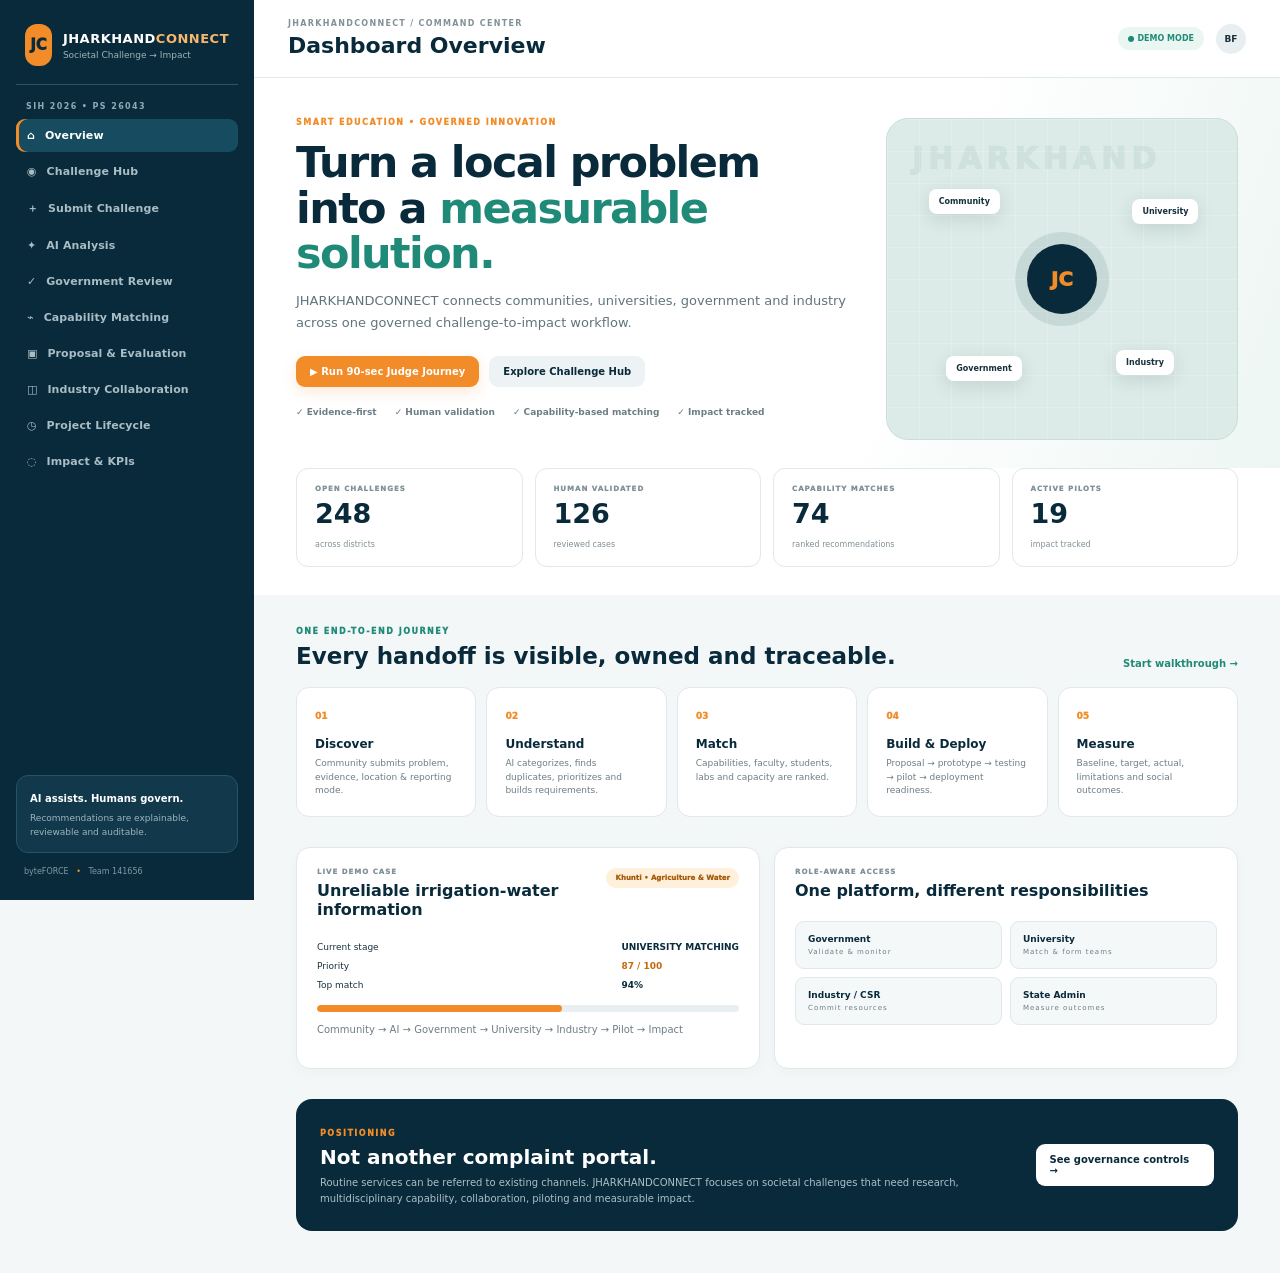
<file: index.html>
<!doctype html><html lang="en"><head><meta charset="UTF-8"><meta name="viewport" content="width=device-width,initial-scale=1"><title>Dashboard Overview | JHARKHANDCONNECT</title><meta name="description" content="JHARKHANDCONNECT SIH 2026 judge-demo prototype"><link rel="stylesheet" href="/styles.css"></head><body><div class="app"><aside class="sidebar"><div class="brand"><div class="mark">JC</div><div><b>JHARKHAND<span>CONNECT</span></b><small>Societal Challenge → Impact</small></div></div><div class="side-kicker">SIH 2026 • PS 26043</div><nav><a class="on" href="/index.html">⌂ <span>Overview</span></a><a class="" href="/discover.html">◉ <span>Challenge Hub</span></a><a class="" href="/submit.html">＋ <span>Submit Challenge</span></a><a class="" href="/analysis.html">✦ <span>AI Analysis</span></a><a class="" href="/government.html">✓ <span>Government Review</span></a><a class="" href="/matching.html">⌁ <span>Capability Matching</span></a><a class="" href="/proposal.html">▣ <span>Proposal & Evaluation</span></a><a class="" href="/collab.html">◫ <span>Industry Collaboration</span></a><a class="" href="/project.html">◷ <span>Project Lifecycle</span></a><a class="" href="/impact.html">◌ <span>Impact & KPIs</span></a></nav><div class="side-note"><strong>AI assists. Humans govern.</strong><p>Recommendations are explainable, reviewable and auditable.</p></div><div class="team">byteFORCE <span>•</span> Team 141656</div></aside><main><header class="top"><div><div class="crumb">JHARKHANDCONNECT / COMMAND CENTER</div><h1>Dashboard Overview</h1></div><div class="top-right"><span class="secure">● DEMO MODE</span><span class="avatar">BF</span></div></header>
<section class="hero"><div><div class="eyebrow">SMART EDUCATION • GOVERNED INNOVATION</div><h2>Turn a local problem into a <em>measurable solution.</em></h2><p>JHARKHANDCONNECT connects communities, universities, government and industry across one governed challenge-to-impact workflow.</p><div class="actions"><a class="btn primary" href="/demo.html">▶ Run 90-sec Judge Journey</a><a class="btn secondary" href="/discover.html">Explore Challenge Hub</a></div><div class="trust"><span>✓ Evidence-first</span><span>✓ Human validation</span><span>✓ Capability-based matching</span><span>✓ Impact tracked</span></div></div><div class="hero-map"><div class="map-grid"></div><div class="map-label">JHARKHAND</div><div class="map-dot d1">Community</div><div class="map-dot d2">University</div><div class="map-dot d3">Industry</div><div class="map-dot d4">Government</div><div class="map-center">JC</div></div></section>
<section class="stats"><div><small>OPEN CHALLENGES</small><b>248</b><span>across districts</span></div><div><small>HUMAN VALIDATED</small><b>126</b><span>reviewed cases</span></div><div><small>CAPABILITY MATCHES</small><b>74</b><span>ranked recommendations</span></div><div><small>ACTIVE PILOTS</small><b>19</b><span>impact tracked</span></div></section>
<section class="section-title"><div><div class="eyebrow dark">ONE END-TO-END JOURNEY</div><h3>Every handoff is visible, owned and traceable.</h3></div><a href="/demo.html" class="text-link">Start walkthrough →</a></section>
<section class="workflow"><a href="/submit.html"><i>01</i><b>Discover</b><span>Community submits problem, evidence, location & reporting mode.</span></a><a href="/analysis.html"><i>02</i><b>Understand</b><span>AI categorizes, finds duplicates, prioritizes and builds requirements.</span></a><a href="/matching.html"><i>03</i><b>Match</b><span>Capabilities, faculty, students, labs and capacity are ranked.</span></a><a href="/collab.html"><i>04</i><b>Build & Deploy</b><span>Proposal → prototype → testing → pilot → deployment readiness.</span></a><a href="/impact.html"><i>05</i><b>Measure</b><span>Baseline, target, actual, limitations and social outcomes.</span></a></section>
<section class="grid2"><div class="card"><div class="card-head"><div><small>LIVE DEMO CASE</small><h3>Unreliable irrigation-water information</h3></div><span class="pill amber">Khunti • Agriculture & Water</span></div><div class="case-row"><span>Current stage</span><strong>UNIVERSITY MATCHING</strong><span>Priority</span><strong class="amber-text">87 / 100</strong><span>Top match</span><strong>94%</strong></div><div class="progress"><i style="width:58%"></i></div><p class="muted">Community → AI → Government → University → Industry → Pilot → Impact</p></div><div class="card"><div class="card-head"><div><small>ROLE-AWARE ACCESS</small><h3>One platform, different responsibilities</h3></div></div><div class="role-grid"><a href="/government.html">Government <small>Validate & monitor</small></a><a href="/matching.html">University <small>Match & form teams</small></a><a href="/collab.html">Industry / CSR <small>Commit resources</small></a><a href="/impact.html">State Admin <small>Measure outcomes</small></a></div></div></section>
<section class="callout"><div><span class="eyebrow">POSITIONING</span><h3>Not another complaint portal.</h3><p>Routine services can be referred to existing channels. JHARKHANDCONNECT focuses on societal challenges that need research, multidisciplinary capability, collaboration, piloting and measurable impact.</p></div><a class="btn light" href="/government.html">See governance controls →</a></section></main></div></body></html>
</file>
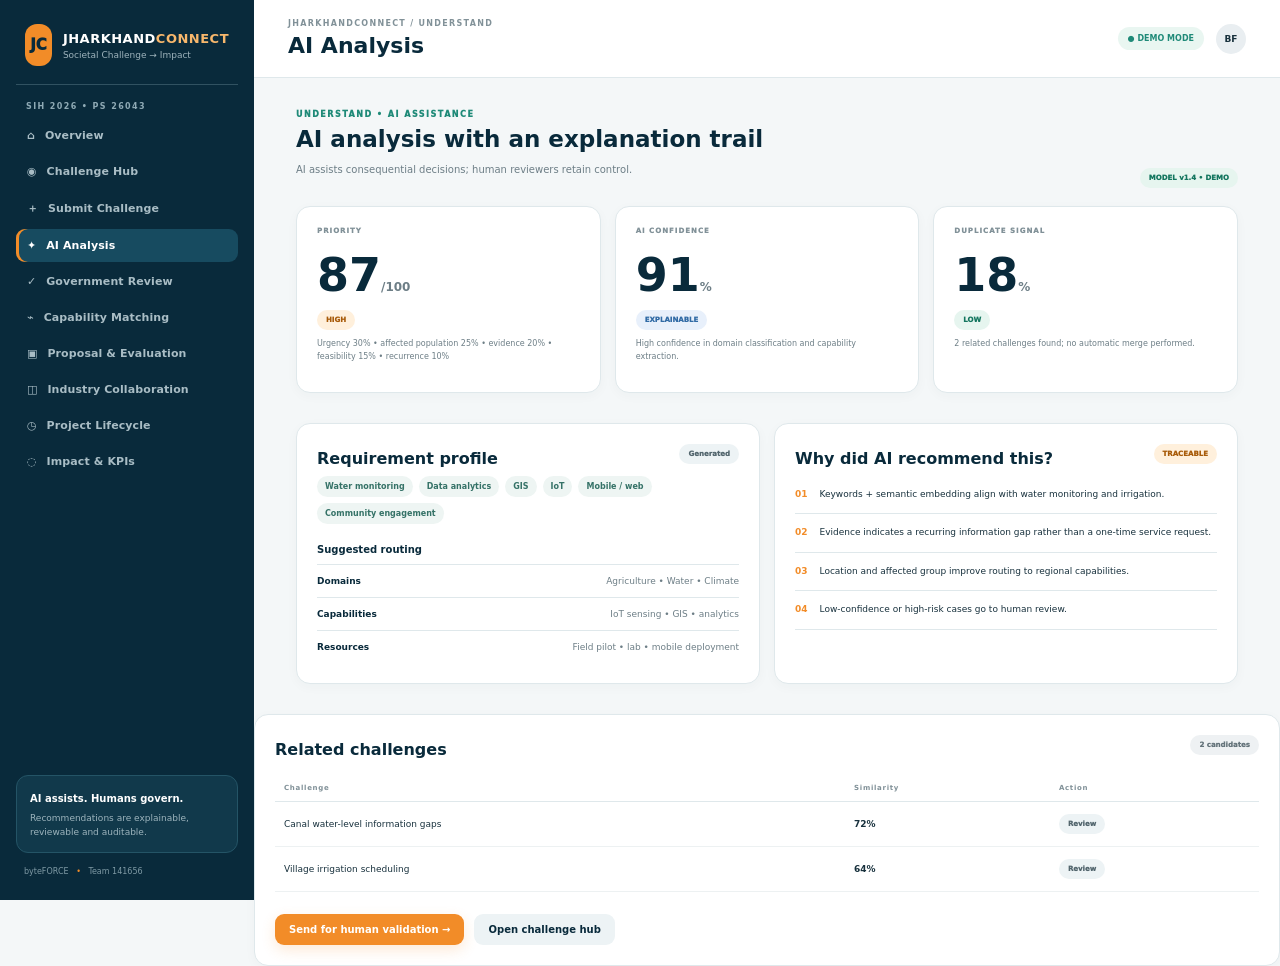
<file: analysis.html>
<!doctype html><html lang="en"><head><meta charset="UTF-8"><meta name="viewport" content="width=device-width,initial-scale=1"><title>AI Analysis | JHARKHANDCONNECT</title><meta name="description" content="JHARKHANDCONNECT SIH 2026 judge-demo prototype"><link rel="stylesheet" href="/styles.css"></head><body><div class="app"><aside class="sidebar"><div class="brand"><div class="mark">JC</div><div><b>JHARKHAND<span>CONNECT</span></b><small>Societal Challenge → Impact</small></div></div><div class="side-kicker">SIH 2026 • PS 26043</div><nav><a class="" href="/index.html">⌂ <span>Overview</span></a><a class="" href="/discover.html">◉ <span>Challenge Hub</span></a><a class="" href="/submit.html">＋ <span>Submit Challenge</span></a><a class="on" href="/analysis.html">✦ <span>AI Analysis</span></a><a class="" href="/government.html">✓ <span>Government Review</span></a><a class="" href="/matching.html">⌁ <span>Capability Matching</span></a><a class="" href="/proposal.html">▣ <span>Proposal & Evaluation</span></a><a class="" href="/collab.html">◫ <span>Industry Collaboration</span></a><a class="" href="/project.html">◷ <span>Project Lifecycle</span></a><a class="" href="/impact.html">◌ <span>Impact & KPIs</span></a></nav><div class="side-note"><strong>AI assists. Humans govern.</strong><p>Recommendations are explainable, reviewable and auditable.</p></div><div class="team">byteFORCE <span>•</span> Team 141656</div></aside><main><header class="top"><div><div class="crumb">JHARKHANDCONNECT / UNDERSTAND</div><h1>AI Analysis</h1></div><div class="top-right"><span class="secure">● DEMO MODE</span><span class="avatar">BF</span></div></header><section class="page-intro"><div><div class="eyebrow dark">UNDERSTAND • AI ASSISTANCE</div><h2>AI analysis with an explanation trail</h2><p>AI assists consequential decisions; human reviewers retain control.</p></div><span class="pill green">MODEL v1.4 • DEMO</span></section><section class="grid3"><div class="card score-card"><small>PRIORITY</small><strong>87<em>/100</em></strong><span class="pill amber">HIGH</span><p>Urgency 30% • affected population 25% • evidence 20% • feasibility 15% • recurrence 10%</p></div><div class="card score-card"><small>AI CONFIDENCE</small><strong>91<em>%</em></strong><span class="pill blue">EXPLAINABLE</span><p>High confidence in domain classification and capability extraction.</p></div><div class="card score-card"><small>DUPLICATE SIGNAL</small><strong>18<em>%</em></strong><span class="pill green">LOW</span><p>2 related challenges found; no automatic merge performed.</p></div></section><section class="grid2"><div class="card"><div class="card-head"><h3>Requirement profile</h3><span class="pill">Generated</span></div><div class="tags"><span>Water monitoring</span><span>Data analytics</span><span>GIS</span><span>IoT</span><span>Mobile / web</span><span>Community engagement</span></div><h4>Suggested routing</h4><div class="route"><b>Domains</b><span>Agriculture • Water • Climate</span></div><div class="route"><b>Capabilities</b><span>IoT sensing • GIS • analytics</span></div><div class="route"><b>Resources</b><span>Field pilot • lab • mobile deployment</span></div></div><div class="card"><div class="card-head"><h3>Why did AI recommend this?</h3><span class="pill amber">TRACEABLE</span></div><div class="reason"><b>01</b><span>Keywords + semantic embedding align with water monitoring and irrigation.</span></div><div class="reason"><b>02</b><span>Evidence indicates a recurring information gap rather than a one-time service request.</span></div><div class="reason"><b>03</b><span>Location and affected group improve routing to regional capabilities.</span></div><div class="reason"><b>04</b><span>Low-confidence or high-risk cases go to human review.</span></div></div></section><section class="card"><div class="card-head"><h3>Related challenges</h3><span class="pill slate">2 candidates</span></div><table><tr><th>Challenge</th><th>Similarity</th><th>Action</th></tr><tr><td>Canal water-level information gaps</td><td><b>72%</b></td><td><span class="pill">Review</span></td></tr><tr><td>Village irrigation scheduling</td><td><b>64%</b></td><td><span class="pill">Review</span></td></tr></table><div class="actions"><a class="btn primary" href="/government.html">Send for human validation →</a><a class="btn secondary" href="/discover.html">Open challenge hub</a></div></section></main></div></body></html>
</file>
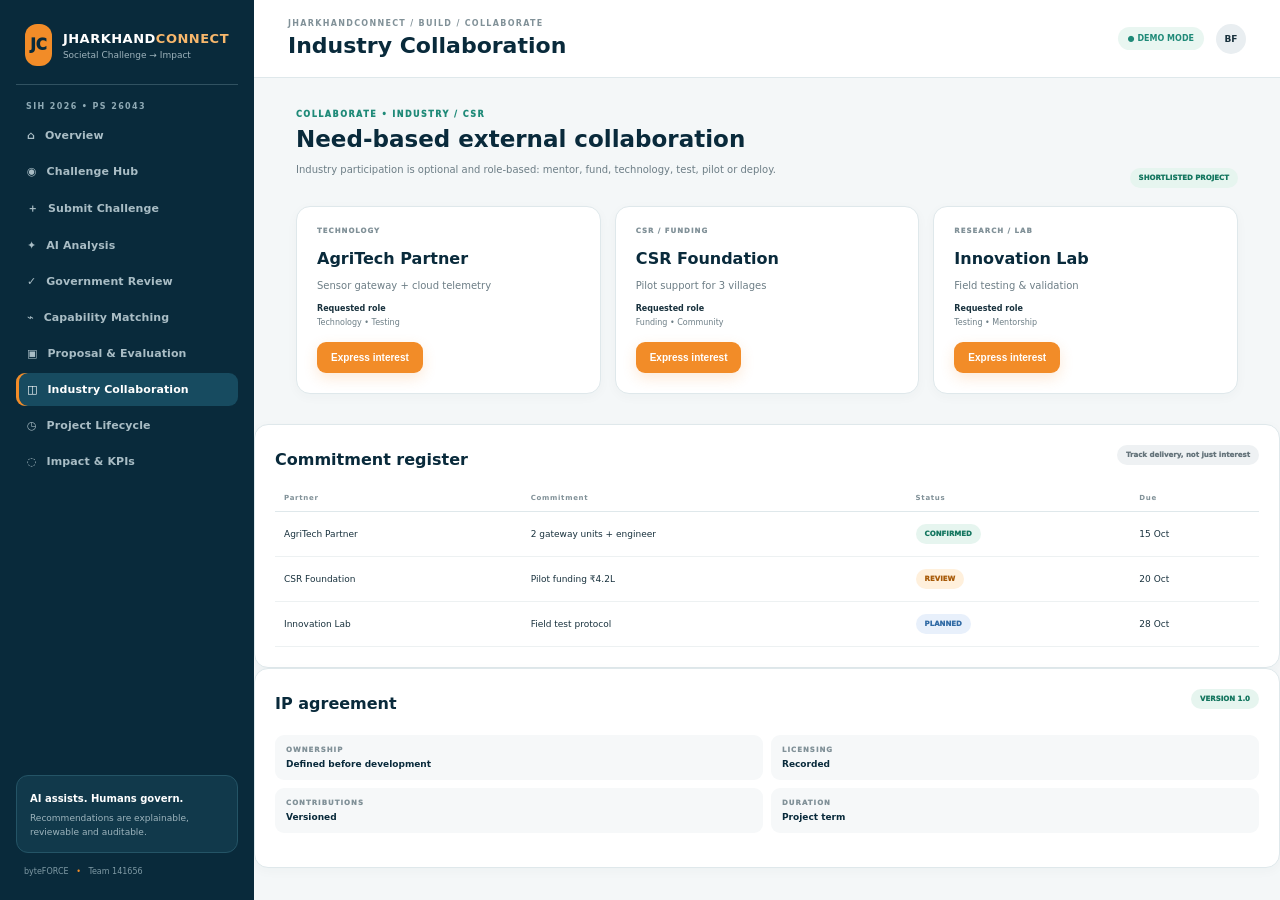
<file: collab.html>
<!doctype html><html lang="en"><head><meta charset="UTF-8"><meta name="viewport" content="width=device-width,initial-scale=1"><title>Industry Collaboration | JHARKHANDCONNECT</title><meta name="description" content="JHARKHANDCONNECT SIH 2026 judge-demo prototype"><link rel="stylesheet" href="/styles.css"></head><body><div class="app"><aside class="sidebar"><div class="brand"><div class="mark">JC</div><div><b>JHARKHAND<span>CONNECT</span></b><small>Societal Challenge → Impact</small></div></div><div class="side-kicker">SIH 2026 • PS 26043</div><nav><a class="" href="/index.html">⌂ <span>Overview</span></a><a class="" href="/discover.html">◉ <span>Challenge Hub</span></a><a class="" href="/submit.html">＋ <span>Submit Challenge</span></a><a class="" href="/analysis.html">✦ <span>AI Analysis</span></a><a class="" href="/government.html">✓ <span>Government Review</span></a><a class="" href="/matching.html">⌁ <span>Capability Matching</span></a><a class="" href="/proposal.html">▣ <span>Proposal & Evaluation</span></a><a class="on" href="/collab.html">◫ <span>Industry Collaboration</span></a><a class="" href="/project.html">◷ <span>Project Lifecycle</span></a><a class="" href="/impact.html">◌ <span>Impact & KPIs</span></a></nav><div class="side-note"><strong>AI assists. Humans govern.</strong><p>Recommendations are explainable, reviewable and auditable.</p></div><div class="team">byteFORCE <span>•</span> Team 141656</div></aside><main><header class="top"><div><div class="crumb">JHARKHANDCONNECT / BUILD / COLLABORATE</div><h1>Industry Collaboration</h1></div><div class="top-right"><span class="secure">● DEMO MODE</span><span class="avatar">BF</span></div></header><section class="page-intro"><div><div class="eyebrow dark">COLLABORATE • INDUSTRY / CSR</div><h2>Need-based external collaboration</h2><p>Industry participation is optional and role-based: mentor, fund, technology, test, pilot or deploy.</p></div><span class="pill green">SHORTLISTED PROJECT</span></section><section class="grid3"><div class="card partner"><small>TECHNOLOGY</small><h3>AgriTech Partner</h3><p>Sensor gateway + cloud telemetry</p><b>Requested role</b><span>Technology • Testing</span><button class="btn primary">Express interest</button></div><div class="card partner"><small>CSR / FUNDING</small><h3>CSR Foundation</h3><p>Pilot support for 3 villages</p><b>Requested role</b><span>Funding • Community</span><button class="btn primary">Express interest</button></div><div class="card partner"><small>RESEARCH / LAB</small><h3>Innovation Lab</h3><p>Field testing & validation</p><b>Requested role</b><span>Testing • Mentorship</span><button class="btn primary">Express interest</button></div></section><section class="card"><div class="card-head"><h3>Commitment register</h3><span class="pill slate">Track delivery, not just interest</span></div><table><tr><th>Partner</th><th>Commitment</th><th>Status</th><th>Due</th></tr><tr><td>AgriTech Partner</td><td>2 gateway units + engineer</td><td><span class="pill green">CONFIRMED</span></td><td>15 Oct</td></tr><tr><td>CSR Foundation</td><td>Pilot funding ₹4.2L</td><td><span class="pill amber">REVIEW</span></td><td>20 Oct</td></tr><tr><td>Innovation Lab</td><td>Field test protocol</td><td><span class="pill blue">PLANNED</span></td><td>28 Oct</td></tr></table></section><section class="card"><div class="card-head"><h3>IP agreement</h3><span class="pill green">VERSION 1.0</span></div><div class="review-grid"><div><small>OWNERSHIP</small><b>Defined before development</b></div><div><small>LICENSING</small><b>Recorded</b></div><div><small>CONTRIBUTIONS</small><b>Versioned</b></div><div><small>DURATION</small><b>Project term</b></div></div></section></main></div></body></html>
</file>
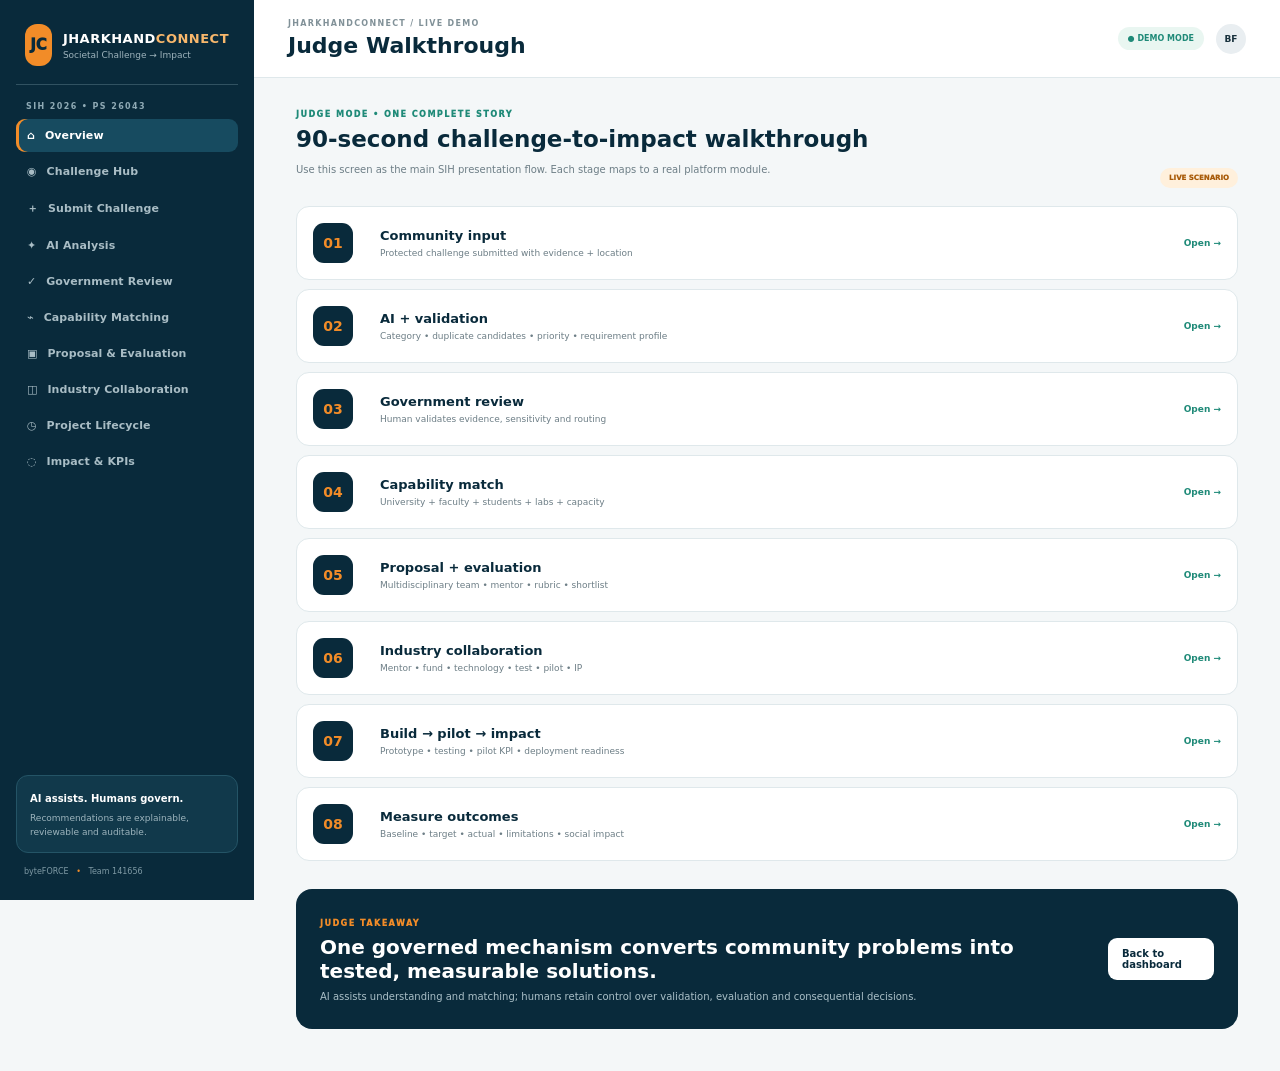
<file: demo.html>
<!doctype html><html lang="en"><head><meta charset="UTF-8"><meta name="viewport" content="width=device-width,initial-scale=1"><title>Judge Walkthrough | JHARKHANDCONNECT</title><meta name="description" content="JHARKHANDCONNECT SIH 2026 judge-demo prototype"><link rel="stylesheet" href="/styles.css"></head><body><div class="app"><aside class="sidebar"><div class="brand"><div class="mark">JC</div><div><b>JHARKHAND<span>CONNECT</span></b><small>Societal Challenge → Impact</small></div></div><div class="side-kicker">SIH 2026 • PS 26043</div><nav><a class="on" href="/index.html">⌂ <span>Overview</span></a><a class="" href="/discover.html">◉ <span>Challenge Hub</span></a><a class="" href="/submit.html">＋ <span>Submit Challenge</span></a><a class="" href="/analysis.html">✦ <span>AI Analysis</span></a><a class="" href="/government.html">✓ <span>Government Review</span></a><a class="" href="/matching.html">⌁ <span>Capability Matching</span></a><a class="" href="/proposal.html">▣ <span>Proposal & Evaluation</span></a><a class="" href="/collab.html">◫ <span>Industry Collaboration</span></a><a class="" href="/project.html">◷ <span>Project Lifecycle</span></a><a class="" href="/impact.html">◌ <span>Impact & KPIs</span></a></nav><div class="side-note"><strong>AI assists. Humans govern.</strong><p>Recommendations are explainable, reviewable and auditable.</p></div><div class="team">byteFORCE <span>•</span> Team 141656</div></aside><main><header class="top"><div><div class="crumb">JHARKHANDCONNECT / LIVE DEMO</div><h1>Judge Walkthrough</h1></div><div class="top-right"><span class="secure">● DEMO MODE</span><span class="avatar">BF</span></div></header><section class="page-intro"><div><div class="eyebrow dark">JUDGE MODE • ONE COMPLETE STORY</div><h2>90-second challenge-to-impact walkthrough</h2><p>Use this screen as the main SIH presentation flow. Each stage maps to a real platform module.</p></div><span class="pill amber">LIVE SCENARIO</span></section><section class="demo-track"><a href="/submit.html" class="demo-step"><b>01</b><div><h3>Community input</h3><p>Protected challenge submitted with evidence + location</p></div><span>Open →</span></a><a href="/analysis.html" class="demo-step"><b>02</b><div><h3>AI + validation</h3><p>Category • duplicate candidates • priority • requirement profile</p></div><span>Open →</span></a><a href="/government.html" class="demo-step"><b>03</b><div><h3>Government review</h3><p>Human validates evidence, sensitivity and routing</p></div><span>Open →</span></a><a href="/matching.html" class="demo-step"><b>04</b><div><h3>Capability match</h3><p>University + faculty + students + labs + capacity</p></div><span>Open →</span></a><a href="/proposal.html" class="demo-step"><b>05</b><div><h3>Proposal + evaluation</h3><p>Multidisciplinary team • mentor • rubric • shortlist</p></div><span>Open →</span></a><a href="/collab.html" class="demo-step"><b>06</b><div><h3>Industry collaboration</h3><p>Mentor • fund • technology • test • pilot • IP</p></div><span>Open →</span></a><a href="/project.html" class="demo-step"><b>07</b><div><h3>Build → pilot → impact</h3><p>Prototype • testing • pilot KPI • deployment readiness</p></div><span>Open →</span></a><a href="/impact.html" class="demo-step"><b>08</b><div><h3>Measure outcomes</h3><p>Baseline • target • actual • limitations • social impact</p></div><span>Open →</span></a></section><section class="callout"><div><span class="eyebrow">JUDGE TAKEAWAY</span><h3>One governed mechanism converts community problems into tested, measurable solutions.</h3><p>AI assists understanding and matching; humans retain control over validation, evaluation and consequential decisions.</p></div><a class="btn light" href="/index.html">Back to dashboard</a></section></main></div></body></html>
</file>
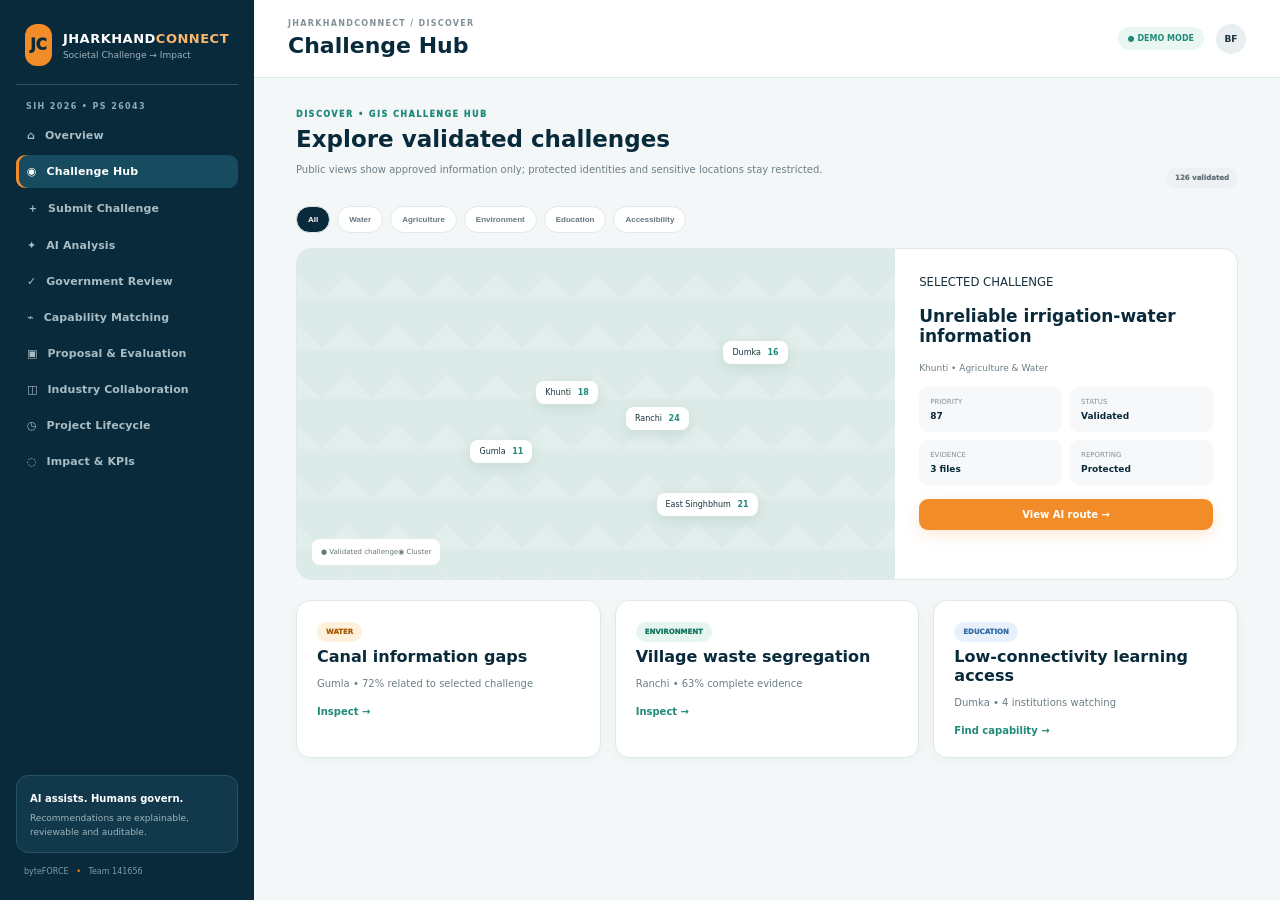
<file: discover.html>
<!doctype html><html lang="en"><head><meta charset="UTF-8"><meta name="viewport" content="width=device-width,initial-scale=1"><title>Challenge Hub | JHARKHANDCONNECT</title><meta name="description" content="JHARKHANDCONNECT SIH 2026 judge-demo prototype"><link rel="stylesheet" href="/styles.css"></head><body><div class="app"><aside class="sidebar"><div class="brand"><div class="mark">JC</div><div><b>JHARKHAND<span>CONNECT</span></b><small>Societal Challenge → Impact</small></div></div><div class="side-kicker">SIH 2026 • PS 26043</div><nav><a class="" href="/index.html">⌂ <span>Overview</span></a><a class="on" href="/discover.html">◉ <span>Challenge Hub</span></a><a class="" href="/submit.html">＋ <span>Submit Challenge</span></a><a class="" href="/analysis.html">✦ <span>AI Analysis</span></a><a class="" href="/government.html">✓ <span>Government Review</span></a><a class="" href="/matching.html">⌁ <span>Capability Matching</span></a><a class="" href="/proposal.html">▣ <span>Proposal & Evaluation</span></a><a class="" href="/collab.html">◫ <span>Industry Collaboration</span></a><a class="" href="/project.html">◷ <span>Project Lifecycle</span></a><a class="" href="/impact.html">◌ <span>Impact & KPIs</span></a></nav><div class="side-note"><strong>AI assists. Humans govern.</strong><p>Recommendations are explainable, reviewable and auditable.</p></div><div class="team">byteFORCE <span>•</span> Team 141656</div></aside><main><header class="top"><div><div class="crumb">JHARKHANDCONNECT / DISCOVER</div><h1>Challenge Hub</h1></div><div class="top-right"><span class="secure">● DEMO MODE</span><span class="avatar">BF</span></div></header><section class="page-intro"><div><div class="eyebrow dark">DISCOVER • GIS CHALLENGE HUB</div><h2>Explore validated challenges</h2><p>Public views show approved information only; protected identities and sensitive locations stay restricted.</p></div><span class="pill slate">126 validated</span></section><div class="filters"><button class="active">All</button><button>Water</button><button>Agriculture</button><button>Environment</button><button>Education</button><button>Accessibility</button></div><section class="map-panel"><div class="fake-map"><span class="district khunti">Khunti <b>18</b></span><span class="district ranchi">Ranchi <b>24</b></span><span class="district gumla">Gumla <b>11</b></span><span class="district dumka">Dumka <b>16</b></span><span class="district jamshedpur">East Singhbhum <b>21</b></span><div class="map-legend"><span>● Validated challenge</span><span>◉ Cluster</span></div></div><div class="map-side"><small>SELECTED CHALLENGE</small><h3>Unreliable irrigation-water information</h3><p>Khunti • Agriculture & Water</p><div class="review-grid"><div><small>PRIORITY</small><b>87</b></div><div><small>STATUS</small><b>Validated</b></div><div><small>EVIDENCE</small><b>3 files</b></div><div><small>REPORTING</small><b>Protected</b></div></div><a class="btn primary full" href="/analysis.html">View AI route →</a></div></section><section class="grid3"><div class="card"><span class="pill amber">WATER</span><h3>Canal information gaps</h3><p>Gumla • 72% related to selected challenge</p><a href="/analysis.html" class="text-link">Inspect →</a></div><div class="card"><span class="pill green">ENVIRONMENT</span><h3>Village waste segregation</h3><p>Ranchi • 63% complete evidence</p><a href="/analysis.html" class="text-link">Inspect →</a></div><div class="card"><span class="pill blue">EDUCATION</span><h3>Low-connectivity learning access</h3><p>Dumka • 4 institutions watching</p><a href="/matching.html" class="text-link">Find capability →</a></div></section></main></div></body></html>
</file>
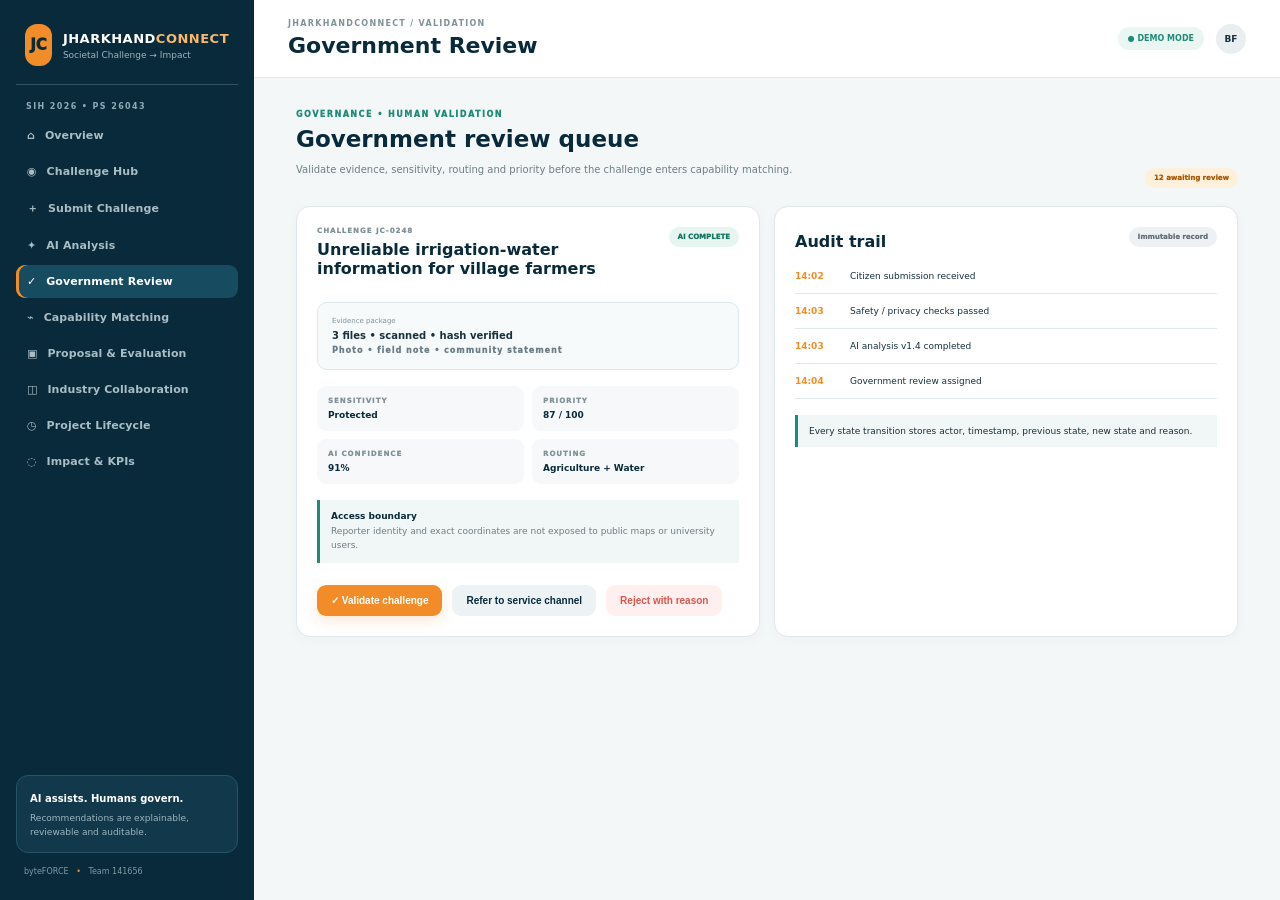
<file: government.html>
<!doctype html><html lang="en"><head><meta charset="UTF-8"><meta name="viewport" content="width=device-width,initial-scale=1"><title>Government Review | JHARKHANDCONNECT</title><meta name="description" content="JHARKHANDCONNECT SIH 2026 judge-demo prototype"><link rel="stylesheet" href="/styles.css"></head><body><div class="app"><aside class="sidebar"><div class="brand"><div class="mark">JC</div><div><b>JHARKHAND<span>CONNECT</span></b><small>Societal Challenge → Impact</small></div></div><div class="side-kicker">SIH 2026 • PS 26043</div><nav><a class="" href="/index.html">⌂ <span>Overview</span></a><a class="" href="/discover.html">◉ <span>Challenge Hub</span></a><a class="" href="/submit.html">＋ <span>Submit Challenge</span></a><a class="" href="/analysis.html">✦ <span>AI Analysis</span></a><a class="on" href="/government.html">✓ <span>Government Review</span></a><a class="" href="/matching.html">⌁ <span>Capability Matching</span></a><a class="" href="/proposal.html">▣ <span>Proposal & Evaluation</span></a><a class="" href="/collab.html">◫ <span>Industry Collaboration</span></a><a class="" href="/project.html">◷ <span>Project Lifecycle</span></a><a class="" href="/impact.html">◌ <span>Impact & KPIs</span></a></nav><div class="side-note"><strong>AI assists. Humans govern.</strong><p>Recommendations are explainable, reviewable and auditable.</p></div><div class="team">byteFORCE <span>•</span> Team 141656</div></aside><main><header class="top"><div><div class="crumb">JHARKHANDCONNECT / VALIDATION</div><h1>Government Review</h1></div><div class="top-right"><span class="secure">● DEMO MODE</span><span class="avatar">BF</span></div></header><section class="page-intro"><div><div class="eyebrow dark">GOVERNANCE • HUMAN VALIDATION</div><h2>Government review queue</h2><p>Validate evidence, sensitivity, routing and priority before the challenge enters capability matching.</p></div><span class="pill amber">12 awaiting review</span></section><section class="grid2"><div class="card"><div class="card-head"><div><small>CHALLENGE JC-0248</small><h3>Unreliable irrigation-water information for village farmers</h3></div><span class="pill green">AI COMPLETE</span></div><div class="evidence-box"><span>Evidence package</span><b>3 files • scanned • hash verified</b><small>Photo • field note • community statement</small></div><div class="review-grid"><div><small>SENSITIVITY</small><b>Protected</b></div><div><small>PRIORITY</small><b>87 / 100</b></div><div><small>AI CONFIDENCE</small><b>91%</b></div><div><small>ROUTING</small><b>Agriculture + Water</b></div></div><div class="privacy"><b>Access boundary</b><span>Reporter identity and exact coordinates are not exposed to public maps or university users.</span></div><div class="actions"><button class="btn primary">✓ Validate challenge</button><button class="btn secondary">Refer to service channel</button><button class="btn danger">Reject with reason</button></div></div><div class="card"><div class="card-head"><h3>Audit trail</h3><span class="pill slate">Immutable record</span></div><div class="timeline"><div><b>14:02</b><span>Citizen submission received</span></div><div><b>14:03</b><span>Safety / privacy checks passed</span></div><div><b>14:03</b><span>AI analysis v1.4 completed</span></div><div><b>14:04</b><span>Government review assigned</span></div></div><div class="notice">Every state transition stores actor, timestamp, previous state, new state and reason.</div></div></section></main></div></body></html>
</file>
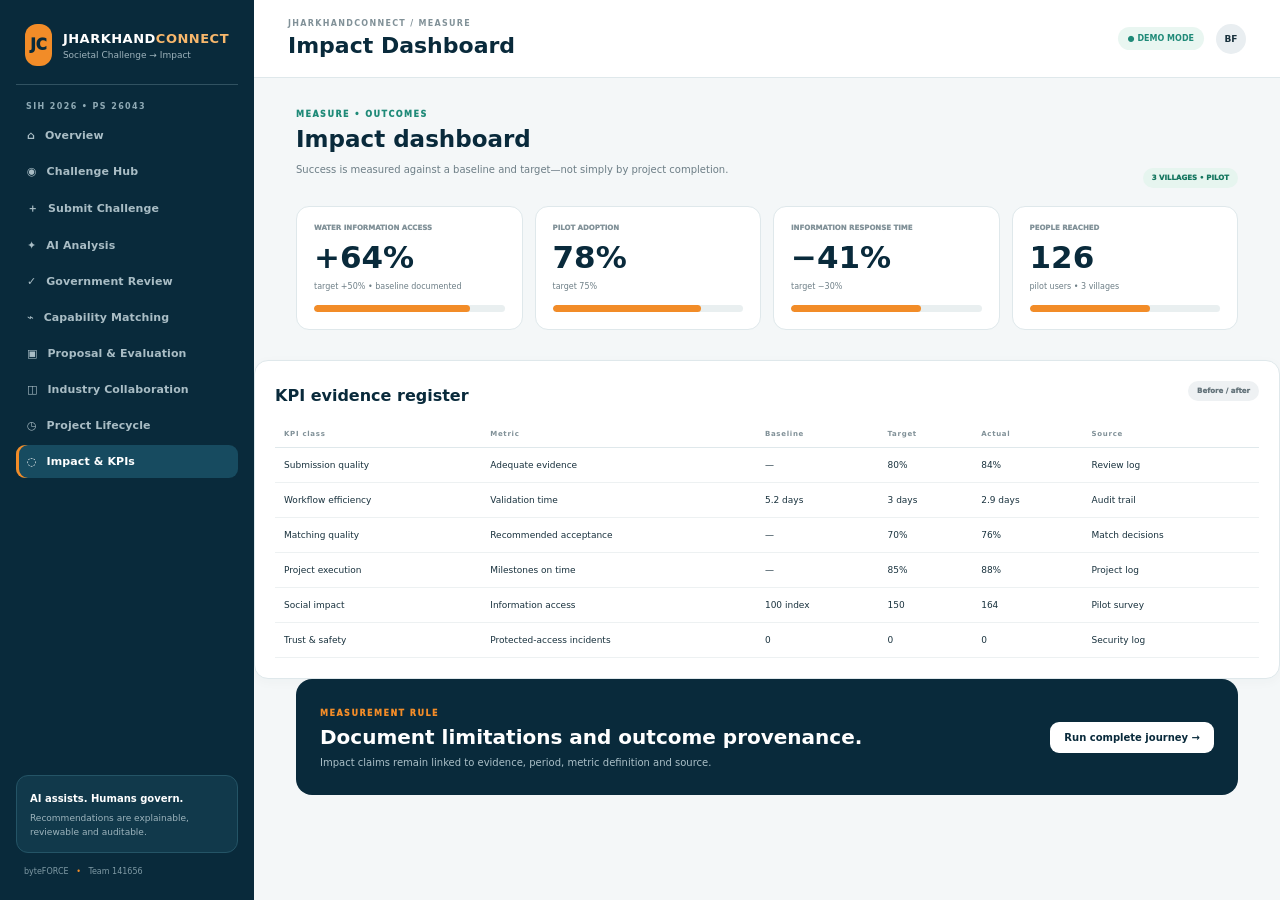
<file: impact.html>
<!doctype html><html lang="en"><head><meta charset="UTF-8"><meta name="viewport" content="width=device-width,initial-scale=1"><title>Impact Dashboard | JHARKHANDCONNECT</title><meta name="description" content="JHARKHANDCONNECT SIH 2026 judge-demo prototype"><link rel="stylesheet" href="/styles.css"></head><body><div class="app"><aside class="sidebar"><div class="brand"><div class="mark">JC</div><div><b>JHARKHAND<span>CONNECT</span></b><small>Societal Challenge → Impact</small></div></div><div class="side-kicker">SIH 2026 • PS 26043</div><nav><a class="" href="/index.html">⌂ <span>Overview</span></a><a class="" href="/discover.html">◉ <span>Challenge Hub</span></a><a class="" href="/submit.html">＋ <span>Submit Challenge</span></a><a class="" href="/analysis.html">✦ <span>AI Analysis</span></a><a class="" href="/government.html">✓ <span>Government Review</span></a><a class="" href="/matching.html">⌁ <span>Capability Matching</span></a><a class="" href="/proposal.html">▣ <span>Proposal & Evaluation</span></a><a class="" href="/collab.html">◫ <span>Industry Collaboration</span></a><a class="" href="/project.html">◷ <span>Project Lifecycle</span></a><a class="on" href="/impact.html">◌ <span>Impact & KPIs</span></a></nav><div class="side-note"><strong>AI assists. Humans govern.</strong><p>Recommendations are explainable, reviewable and auditable.</p></div><div class="team">byteFORCE <span>•</span> Team 141656</div></aside><main><header class="top"><div><div class="crumb">JHARKHANDCONNECT / MEASURE</div><h1>Impact Dashboard</h1></div><div class="top-right"><span class="secure">● DEMO MODE</span><span class="avatar">BF</span></div></header><section class="page-intro"><div><div class="eyebrow dark">MEASURE • OUTCOMES</div><h2>Impact dashboard</h2><p>Success is measured against a baseline and target—not simply by project completion.</p></div><span class="pill green">3 VILLAGES • PILOT</span></section><section class="impact-grid"><div class="impact-big"><small>WATER INFORMATION ACCESS</small><strong>+64%</strong><span>target +50% • baseline documented</span><div class="bar"><i style="width:82%"></i></div></div><div class="impact-big"><small>PILOT ADOPTION</small><strong>78%</strong><span>target 75%</span><div class="bar"><i style="width:78%"></i></div></div><div class="impact-big"><small>INFORMATION RESPONSE TIME</small><strong>−41%</strong><span>target −30%</span><div class="bar"><i style="width:68%"></i></div></div><div class="impact-big"><small>PEOPLE REACHED</small><strong>126</strong><span>pilot users • 3 villages</span><div class="bar"><i style="width:63%"></i></div></div></section><section class="card"><div class="card-head"><h3>KPI evidence register</h3><span class="pill slate">Before / after</span></div><table><tr><th>KPI class</th><th>Metric</th><th>Baseline</th><th>Target</th><th>Actual</th><th>Source</th></tr><tr><td>Submission quality</td><td>Adequate evidence</td><td>—</td><td>80%</td><td>84%</td><td>Review log</td></tr><tr><td>Workflow efficiency</td><td>Validation time</td><td>5.2 days</td><td>3 days</td><td>2.9 days</td><td>Audit trail</td></tr><tr><td>Matching quality</td><td>Recommended acceptance</td><td>—</td><td>70%</td><td>76%</td><td>Match decisions</td></tr><tr><td>Project execution</td><td>Milestones on time</td><td>—</td><td>85%</td><td>88%</td><td>Project log</td></tr><tr><td>Social impact</td><td>Information access</td><td>100 index</td><td>150</td><td>164</td><td>Pilot survey</td></tr><tr><td>Trust & safety</td><td>Protected-access incidents</td><td>0</td><td>0</td><td>0</td><td>Security log</td></tr></table></section><section class="callout"><div><span class="eyebrow">MEASUREMENT RULE</span><h3>Document limitations and outcome provenance.</h3><p>Impact claims remain linked to evidence, period, metric definition and source.</p></div><a class="btn light" href="/demo.html">Run complete journey →</a></section></main></div></body></html>
</file>
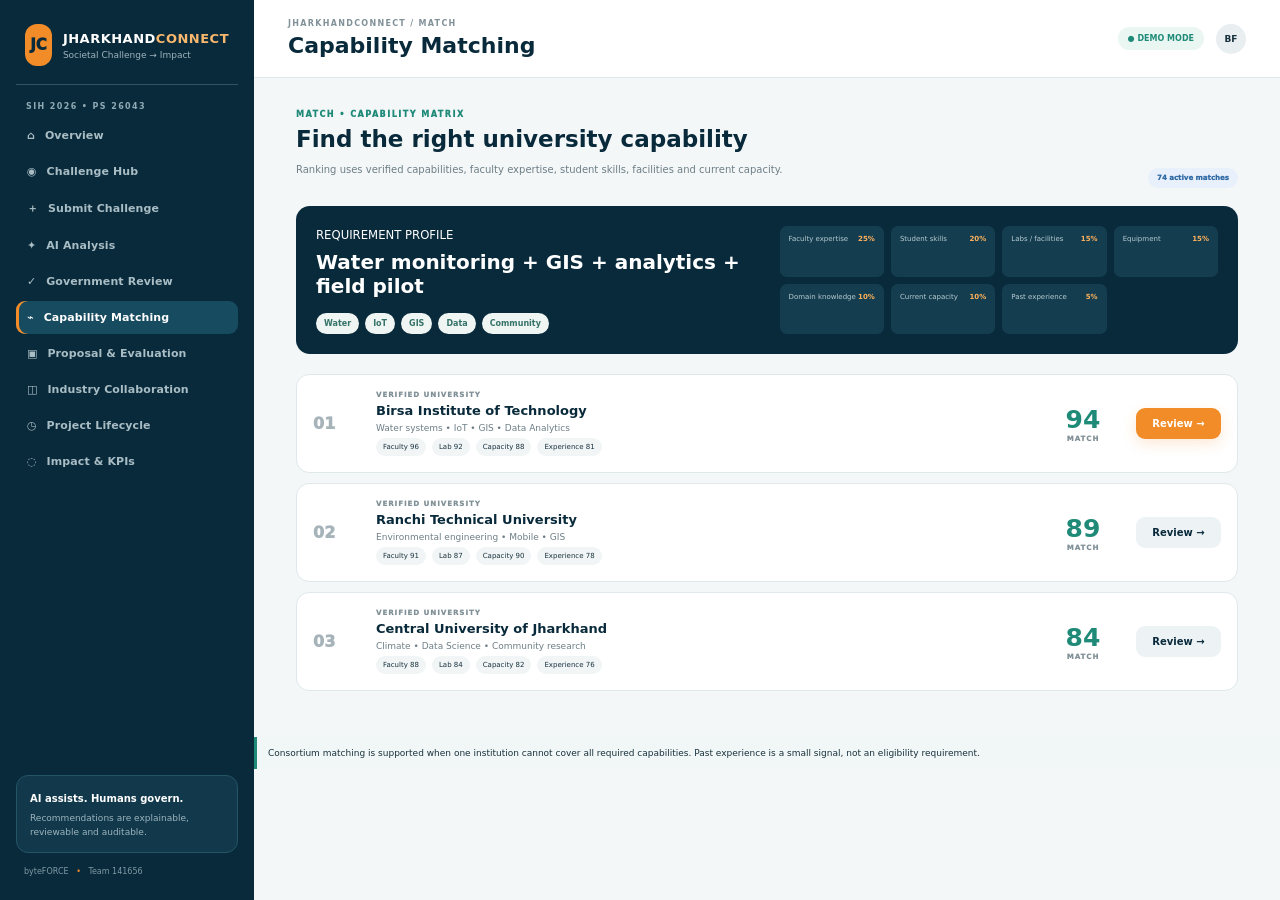
<file: matching.html>
<!doctype html><html lang="en"><head><meta charset="UTF-8"><meta name="viewport" content="width=device-width,initial-scale=1"><title>Capability Matching | JHARKHANDCONNECT</title><meta name="description" content="JHARKHANDCONNECT SIH 2026 judge-demo prototype"><link rel="stylesheet" href="/styles.css"></head><body><div class="app"><aside class="sidebar"><div class="brand"><div class="mark">JC</div><div><b>JHARKHAND<span>CONNECT</span></b><small>Societal Challenge → Impact</small></div></div><div class="side-kicker">SIH 2026 • PS 26043</div><nav><a class="" href="/index.html">⌂ <span>Overview</span></a><a class="" href="/discover.html">◉ <span>Challenge Hub</span></a><a class="" href="/submit.html">＋ <span>Submit Challenge</span></a><a class="" href="/analysis.html">✦ <span>AI Analysis</span></a><a class="" href="/government.html">✓ <span>Government Review</span></a><a class="on" href="/matching.html">⌁ <span>Capability Matching</span></a><a class="" href="/proposal.html">▣ <span>Proposal & Evaluation</span></a><a class="" href="/collab.html">◫ <span>Industry Collaboration</span></a><a class="" href="/project.html">◷ <span>Project Lifecycle</span></a><a class="" href="/impact.html">◌ <span>Impact & KPIs</span></a></nav><div class="side-note"><strong>AI assists. Humans govern.</strong><p>Recommendations are explainable, reviewable and auditable.</p></div><div class="team">byteFORCE <span>•</span> Team 141656</div></aside><main><header class="top"><div><div class="crumb">JHARKHANDCONNECT / MATCH</div><h1>Capability Matching</h1></div><div class="top-right"><span class="secure">● DEMO MODE</span><span class="avatar">BF</span></div></header><section class="page-intro"><div><div class="eyebrow dark">MATCH • CAPABILITY MATRIX</div><h2>Find the right university capability</h2><p>Ranking uses verified capabilities, faculty expertise, student skills, facilities and current capacity.</p></div><span class="pill blue">74 active matches</span></section><section class="match-hero"><div><small>REQUIREMENT PROFILE</small><h3>Water monitoring + GIS + analytics + field pilot</h3><div class="tags"><span>Water</span><span>IoT</span><span>GIS</span><span>Data</span><span>Community</span></div></div><div class="matrix"><span>Faculty expertise <b>25%</b></span><span>Student skills <b>20%</b></span><span>Labs / facilities <b>15%</b></span><span>Equipment <b>15%</b></span><span>Domain knowledge <b>10%</b></span><span>Current capacity <b>10%</b></span><span>Past experience <b>5%</b></span></div></section><section class="match-list"><div class="match-card"><div class="rank">01</div><div><small>VERIFIED UNIVERSITY</small><h3>Birsa Institute of Technology</h3><p>Water systems • IoT • GIS • Data Analytics</p><div class="fit"><span>Faculty 96</span><span>Lab 92</span><span>Capacity 88</span><span>Experience 81</span></div></div><strong class="match-score">94<small>MATCH</small></strong><a class="btn primary" href="/proposal.html">Review →</a></div><div class="match-card"><div class="rank">02</div><div><small>VERIFIED UNIVERSITY</small><h3>Ranchi Technical University</h3><p>Environmental engineering • Mobile • GIS</p><div class="fit"><span>Faculty 91</span><span>Lab 87</span><span>Capacity 90</span><span>Experience 78</span></div></div><strong class="match-score">89<small>MATCH</small></strong><a class="btn secondary" href="/proposal.html">Review →</a></div><div class="match-card"><div class="rank">03</div><div><small>VERIFIED UNIVERSITY</small><h3>Central University of Jharkhand</h3><p>Climate • Data Science • Community research</p><div class="fit"><span>Faculty 88</span><span>Lab 84</span><span>Capacity 82</span><span>Experience 76</span></div></div><strong class="match-score">84<small>MATCH</small></strong><a class="btn secondary" href="/proposal.html">Review →</a></div></section><div class="notice">Consortium matching is supported when one institution cannot cover all required capabilities. Past experience is a small signal, not an eligibility requirement.</div></main></div></body></html>
</file>
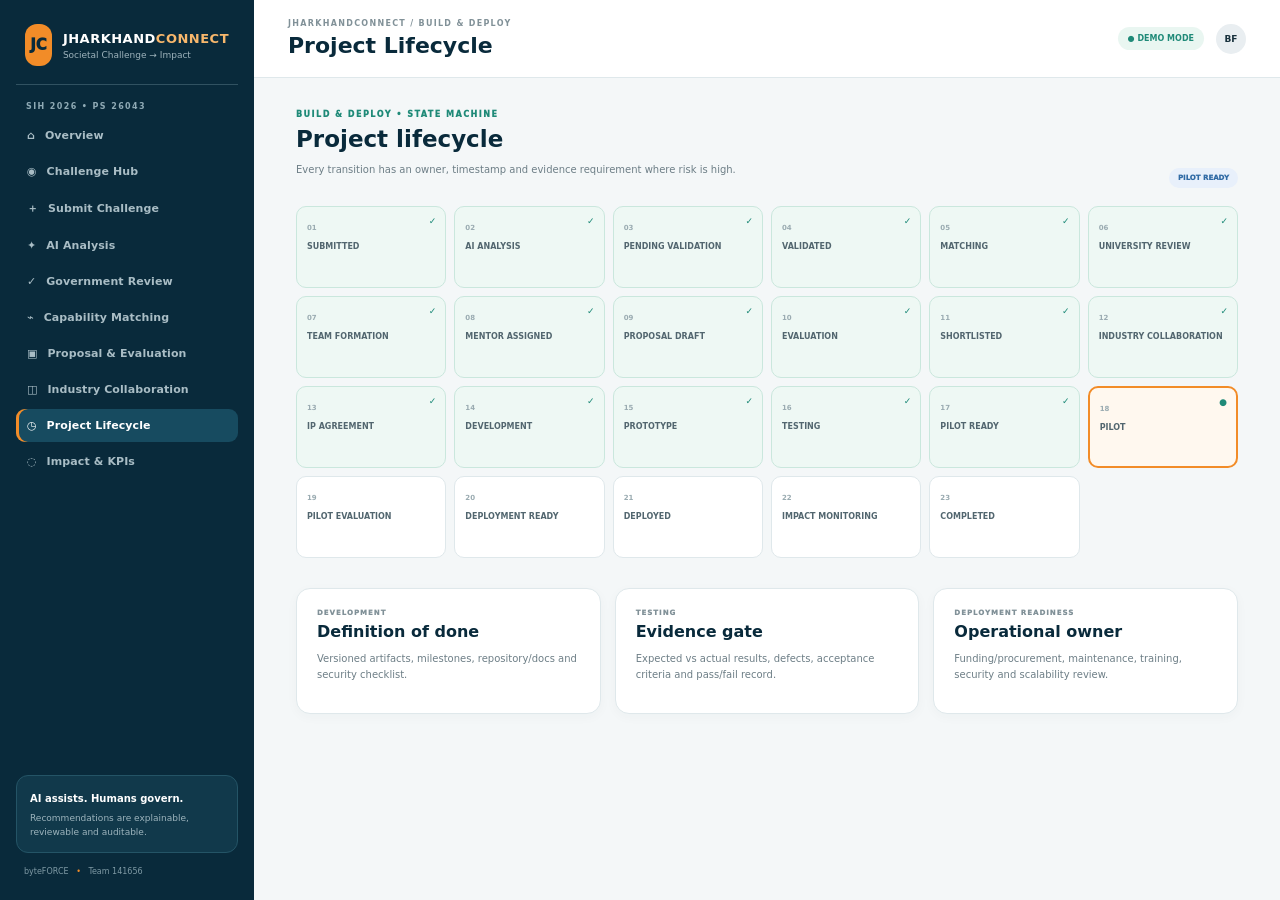
<file: project.html>
<!doctype html><html lang="en"><head><meta charset="UTF-8"><meta name="viewport" content="width=device-width,initial-scale=1"><title>Project Lifecycle | JHARKHANDCONNECT</title><meta name="description" content="JHARKHANDCONNECT SIH 2026 judge-demo prototype"><link rel="stylesheet" href="/styles.css"></head><body><div class="app"><aside class="sidebar"><div class="brand"><div class="mark">JC</div><div><b>JHARKHAND<span>CONNECT</span></b><small>Societal Challenge → Impact</small></div></div><div class="side-kicker">SIH 2026 • PS 26043</div><nav><a class="" href="/index.html">⌂ <span>Overview</span></a><a class="" href="/discover.html">◉ <span>Challenge Hub</span></a><a class="" href="/submit.html">＋ <span>Submit Challenge</span></a><a class="" href="/analysis.html">✦ <span>AI Analysis</span></a><a class="" href="/government.html">✓ <span>Government Review</span></a><a class="" href="/matching.html">⌁ <span>Capability Matching</span></a><a class="" href="/proposal.html">▣ <span>Proposal & Evaluation</span></a><a class="" href="/collab.html">◫ <span>Industry Collaboration</span></a><a class="on" href="/project.html">◷ <span>Project Lifecycle</span></a><a class="" href="/impact.html">◌ <span>Impact & KPIs</span></a></nav><div class="side-note"><strong>AI assists. Humans govern.</strong><p>Recommendations are explainable, reviewable and auditable.</p></div><div class="team">byteFORCE <span>•</span> Team 141656</div></aside><main><header class="top"><div><div class="crumb">JHARKHANDCONNECT / BUILD & DEPLOY</div><h1>Project Lifecycle</h1></div><div class="top-right"><span class="secure">● DEMO MODE</span><span class="avatar">BF</span></div></header><section class="page-intro"><div><div class="eyebrow dark">BUILD & DEPLOY • STATE MACHINE</div><h2>Project lifecycle</h2><p>Every transition has an owner, timestamp and evidence requirement where risk is high.</p></div><span class="pill blue">PILOT READY</span></section><section class="lifecycle"><div class="done "><b>01</b><span>SUBMITTED</span><i>✓</i></div><div class="done "><b>02</b><span>AI ANALYSIS</span><i>✓</i></div><div class="done "><b>03</b><span>PENDING VALIDATION</span><i>✓</i></div><div class="done "><b>04</b><span>VALIDATED</span><i>✓</i></div><div class="done "><b>05</b><span>MATCHING</span><i>✓</i></div><div class="done "><b>06</b><span>UNIVERSITY REVIEW</span><i>✓</i></div><div class="done "><b>07</b><span>TEAM FORMATION</span><i>✓</i></div><div class="done "><b>08</b><span>MENTOR ASSIGNED</span><i>✓</i></div><div class="done "><b>09</b><span>PROPOSAL DRAFT</span><i>✓</i></div><div class="done "><b>10</b><span>EVALUATION</span><i>✓</i></div><div class="done "><b>11</b><span>SHORTLISTED</span><i>✓</i></div><div class="done "><b>12</b><span>INDUSTRY COLLABORATION</span><i>✓</i></div><div class="done "><b>13</b><span>IP AGREEMENT</span><i>✓</i></div><div class="done "><b>14</b><span>DEVELOPMENT</span><i>✓</i></div><div class="done "><b>15</b><span>PROTOTYPE</span><i>✓</i></div><div class="done "><b>16</b><span>TESTING</span><i>✓</i></div><div class="done "><b>17</b><span>PILOT READY</span><i>✓</i></div><div class=" current"><b>18</b><span>PILOT</span><i>●</i></div><div class=" "><b>19</b><span>PILOT EVALUATION</span></div><div class=" "><b>20</b><span>DEPLOYMENT READY</span></div><div class=" "><b>21</b><span>DEPLOYED</span></div><div class=" "><b>22</b><span>IMPACT MONITORING</span></div><div class=" "><b>23</b><span>COMPLETED</span></div></section><section class="grid3"><div class="card"><small>DEVELOPMENT</small><h3>Definition of done</h3><p>Versioned artifacts, milestones, repository/docs and security checklist.</p></div><div class="card"><small>TESTING</small><h3>Evidence gate</h3><p>Expected vs actual results, defects, acceptance criteria and pass/fail record.</p></div><div class="card"><small>DEPLOYMENT READINESS</small><h3>Operational owner</h3><p>Funding/procurement, maintenance, training, security and scalability review.</p></div></section></main></div></body></html>
</file>
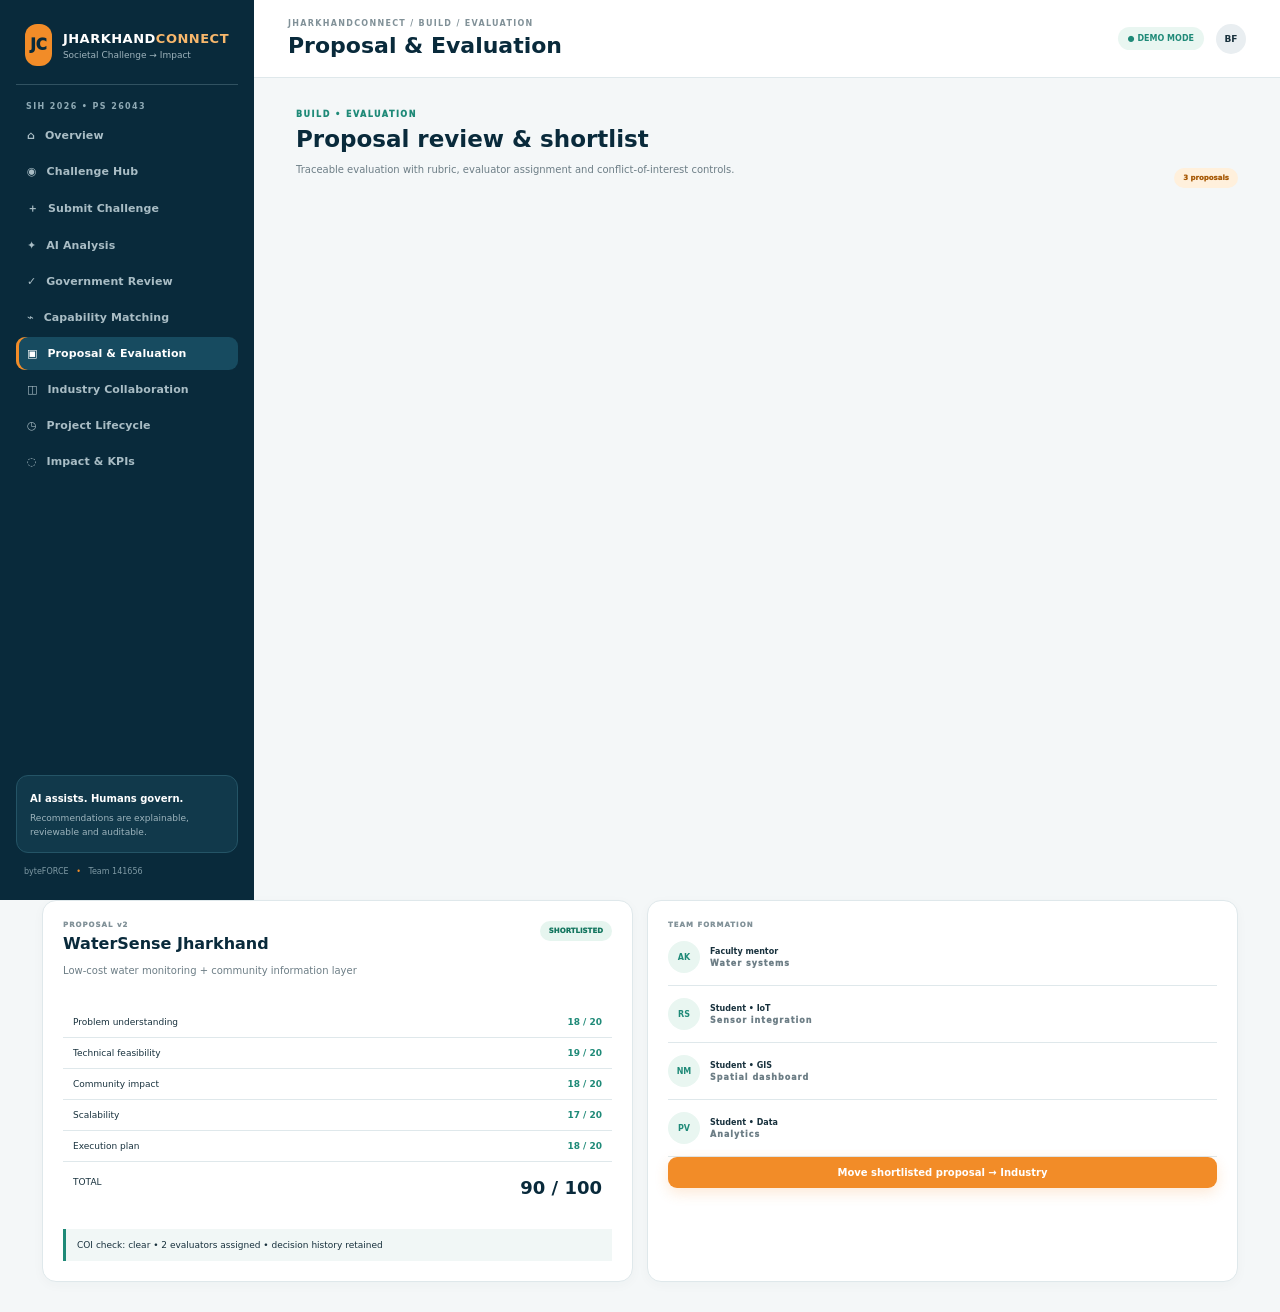
<file: proposal.html>
<!doctype html><html lang="en"><head><meta charset="UTF-8"><meta name="viewport" content="width=device-width,initial-scale=1"><title>Proposal & Evaluation | JHARKHANDCONNECT</title><link rel="stylesheet" href="/styles.css"></head><body><div class="app"><aside class="sidebar"><div class="brand"><div class="mark">JC</div><div><b>JHARKHAND<span>CONNECT</span></b><small>Societal Challenge → Impact</small></div></div><div class="side-kicker">SIH 2026 • PS 26043</div><nav><a href="/index.html">⌂ <span>Overview</span></a><a href="/discover.html">◉ <span>Challenge Hub</span></a><a href="/submit.html">＋ <span>Submit Challenge</span></a><a href="/analysis.html">✦ <span>AI Analysis</span></a><a href="/government.html">✓ <span>Government Review</span></a><a href="/matching.html">⌁ <span>Capability Matching</span></a><a class="on" href="/proposal.html">▣ <span>Proposal & Evaluation</span></a><a href="/collab.html">◫ <span>Industry Collaboration</span></a><a href="/project.html">◷ <span>Project Lifecycle</span></a><a href="/impact.html">◌ <span>Impact & KPIs</span></a></nav><div class="side-note"><strong>AI assists. Humans govern.</strong><p>Recommendations are explainable, reviewable and auditable.</p></div><div class="team">byteFORCE <span>•</span> Team 141656</div></aside><main><header class="top"><div><div class="crumb">JHARKHANDCONNECT / BUILD / EVALUATION</div><h1>Proposal & Evaluation</h1></div><div class="top-right"><span class="secure">● DEMO MODE</span><span class="avatar">BF</span></div></header><section class="page-intro"><div><div class="eyebrow dark">BUILD • EVALUATION</div><h2>Proposal review & shortlist</h2><p>Traceable evaluation with rubric, evaluator assignment and conflict-of-interest controls.</p></div><span class="pill amber">3 proposals</span></div></section><section class="grid2"><div class="card proposal-main"><div class="card-head"><div><small>PROPOSAL v2</small><h3>WaterSense Jharkhand</h3><p class="muted">Low-cost water monitoring + community information layer</p></div><span class="pill green">SHORTLISTED</span></div><div class="rubric"><div><span>Problem understanding</span><b>18 / 20</b></div><div><span>Technical feasibility</span><b>19 / 20</b></div><div><span>Community impact</span><b>18 / 20</b></div><div><span>Scalability</span><b>17 / 20</b></div><div><span>Execution plan</span><b>18 / 20</b></div></div><div class="total">TOTAL <b>90 / 100</b></div><div class="notice">COI check: clear • 2 evaluators assigned • decision history retained</div></div><div class="card"><small>TEAM FORMATION</small><div class="people"><span>AK</span><div><b>Faculty mentor</b><small>Water systems</small></div></div><div class="people"><span>RS</span><div><b>Student • IoT</b><small>Sensor integration</small></div></div><div class="people"><span>NM</span><div><b>Student • GIS</b><small>Spatial dashboard</small></div></div><div class="people"><span>PV</span><div><b>Student • Data</b><small>Analytics</small></div></div><a class="btn primary full" href="/collab.html">Move shortlisted proposal → Industry</a></div></section></main></div></body></html>
</file>
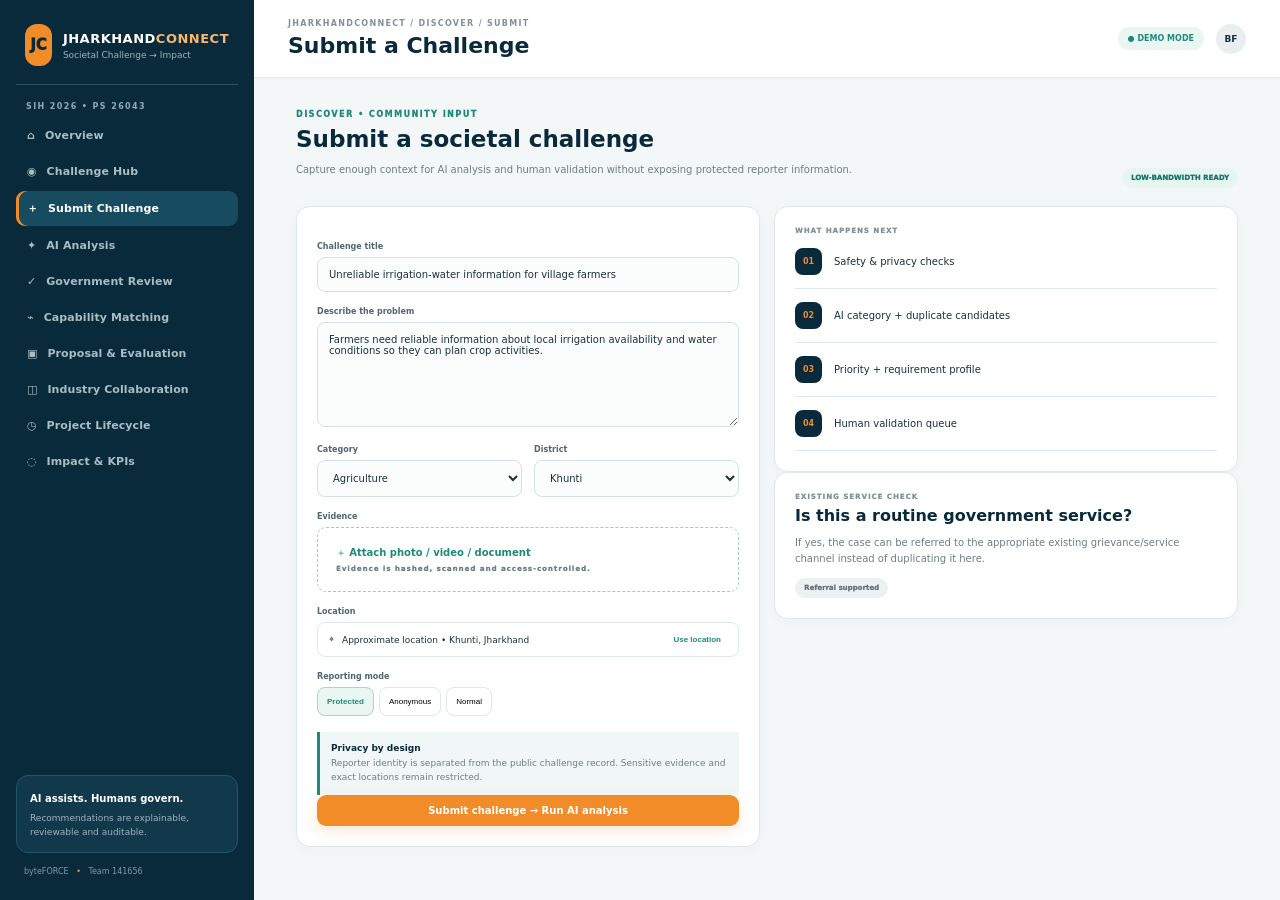
<file: submit.html>
<!doctype html><html lang="en"><head><meta charset="UTF-8"><meta name="viewport" content="width=device-width,initial-scale=1"><title>Submit a Challenge | JHARKHANDCONNECT</title><meta name="description" content="JHARKHANDCONNECT SIH 2026 judge-demo prototype"><link rel="stylesheet" href="/styles.css"></head><body><div class="app"><aside class="sidebar"><div class="brand"><div class="mark">JC</div><div><b>JHARKHAND<span>CONNECT</span></b><small>Societal Challenge → Impact</small></div></div><div class="side-kicker">SIH 2026 • PS 26043</div><nav><a class="" href="/index.html">⌂ <span>Overview</span></a><a class="" href="/discover.html">◉ <span>Challenge Hub</span></a><a class="on" href="/submit.html">＋ <span>Submit Challenge</span></a><a class="" href="/analysis.html">✦ <span>AI Analysis</span></a><a class="" href="/government.html">✓ <span>Government Review</span></a><a class="" href="/matching.html">⌁ <span>Capability Matching</span></a><a class="" href="/proposal.html">▣ <span>Proposal & Evaluation</span></a><a class="" href="/collab.html">◫ <span>Industry Collaboration</span></a><a class="" href="/project.html">◷ <span>Project Lifecycle</span></a><a class="" href="/impact.html">◌ <span>Impact & KPIs</span></a></nav><div class="side-note"><strong>AI assists. Humans govern.</strong><p>Recommendations are explainable, reviewable and auditable.</p></div><div class="team">byteFORCE <span>•</span> Team 141656</div></aside><main><header class="top"><div><div class="crumb">JHARKHANDCONNECT / DISCOVER / SUBMIT</div><h1>Submit a Challenge</h1></div><div class="top-right"><span class="secure">● DEMO MODE</span><span class="avatar">BF</span></div></header><section class="page-intro"><div><div class="eyebrow dark">DISCOVER • COMMUNITY INPUT</div><h2>Submit a societal challenge</h2><p>Capture enough context for AI analysis and human validation without exposing protected reporter information.</p></div><span class="pill green">LOW-BANDWIDTH READY</span></section><section class="grid2"><div class="card form-card"><label>Challenge title</label><input value="Unreliable irrigation-water information for village farmers"><label>Describe the problem</label><textarea>Farmers need reliable information about local irrigation availability and water conditions so they can plan crop activities.</textarea><div class="form-grid"><div><label>Category</label><select><option>Agriculture</option><option>Water</option></select></div><div><label>District</label><select><option>Khunti</option></select></div></div><label>Evidence</label><div class="upload">＋ <b>Attach photo / video / document</b><small>Evidence is hashed, scanned and access-controlled.</small></div><label>Location</label><div class="location"><span>⌖</span> Approximate location • Khunti, Jharkhand <button>Use location</button></div><label>Reporting mode</label><div class="seg"><button>Protected</button><button>Anonymous</button><button>Normal</button></div><div class="privacy"><b>Privacy by design</b><span>Reporter identity is separated from the public challenge record. Sensitive evidence and exact locations remain restricted.</span></div><a class="btn primary full" href="/analysis.html">Submit challenge → Run AI analysis</a></div><div><div class="card"><small>WHAT HAPPENS NEXT</small><div class="mini-flow"><b>01</b><span>Safety & privacy checks</span></div><div class="mini-flow"><b>02</b><span>AI category + duplicate candidates</span></div><div class="mini-flow"><b>03</b><span>Priority + requirement profile</span></div><div class="mini-flow"><b>04</b><span>Human validation queue</span></div></div><div class="card"><small>EXISTING SERVICE CHECK</small><h3>Is this a routine government service?</h3><p class="muted">If yes, the case can be referred to the appropriate existing grievance/service channel instead of duplicating it here.</p><span class="pill slate">Referral supported</span></div></div></section></main></div></body></html>
</file>
<file: styles.css>
:root{--navy:#092a3b;--navy2:#0f3d52;--orange:#f28c28;--orange2:#ffb15b;--teal:#1f8a78;--mint:#e9f6f1;--bg:#f4f7f8;--card:#fff;--ink:#18313d;--muted:#6d7e86;--line:#dfe8eb;--red:#d9564d;--blue:#3979b9}*{box-sizing:border-box}body{margin:0;background:var(--bg);color:var(--ink);font:14px Inter,ui-sans-serif,system-ui,-apple-system,Segoe UI,Arial,sans-serif}.app{display:flex;min-height:100vh}.sidebar{width:254px;background:var(--navy);color:#fff;padding:24px 16px;position:fixed;inset:0 auto 0 0;display:flex;flex-direction:column;z-index:5}.brand{display:flex;align-items:center;gap:11px;padding:0 9px 18px;border-bottom:1px solid #315261}.mark{width:42px;height:42px;border-radius:12px;background:var(--orange);display:grid;place-items:center;font-weight:950;color:var(--navy);font-size:15px}.brand b{display:block;font-size:13px;letter-spacing:.5px}.brand b span{color:#f7b76c}.brand small{display:block;color:#9eb3bc;font-size:9px;margin-top:4px}.side-kicker{font-size:8px;letter-spacing:1.4px;color:#8faab5;font-weight:800;padding:17px 10px 8px}nav{display:flex;flex-direction:column;gap:3px}nav a{color:#a9bdc5;text-decoration:none;padding:10px 11px;border-radius:9px;font-size:11px;font-weight:750;display:flex;gap:10px;align-items:center;transition:.18s}nav a:hover{background:#123f52;color:#fff;transform:translateX(2px)}nav a.on{background:#174b60;color:#fff;box-shadow:inset 3px 0 var(--orange)}nav a span{letter-spacing:.1px}.side-note{margin-top:auto;background:#11394b;border:1px solid #245466;border-radius:12px;padding:13px}.side-note strong{font-size:10px;color:#fff}.side-note p{font-size:9px;line-height:1.5;color:#9db4bd;margin:7px 0 0}.team{font-size:8px;color:#7f9aa5;padding:14px 8px 0}.team span{color:var(--orange);margin:0 5px}main{margin-left:254px;width:calc(100% - 254px);min-width:0}.top{height:78px;background:#fff;border-bottom:1px solid var(--line);padding:18px 34px;display:flex;justify-content:space-between;align-items:center}.crumb{font-size:8px;letter-spacing:1.3px;color:#819198;font-weight:900}.top h1{font-size:22px;margin:5px 0 0;color:var(--navy)}.top-right{display:flex;align-items:center;gap:12px}.secure{font-size:8px;font-weight:900;color:var(--teal);background:var(--mint);padding:7px 10px;border-radius:20px}.avatar{width:30px;height:30px;border-radius:50%;background:#e9eef1;display:grid;place-items:center;font-size:9px;font-weight:900}.hero{padding:40px 42px 28px;background:linear-gradient(110deg,#fff 0%,#fff 62%,#edf6f3 100%);display:grid;grid-template-columns:1.35fr .85fr;gap:30px;min-height:390px}.eyebrow{font-size:8px;letter-spacing:1.5px;color:var(--orange);font-weight:950}.eyebrow.dark{color:var(--teal)}.hero h2{font-size:43px;line-height:1.06;max-width:650px;margin:13px 0;color:var(--navy);letter-spacing:-1.6px}.hero h2 em{font-style:normal;color:var(--teal)}.hero p{max-width:650px;color:#61747c;font-size:13px;line-height:1.7}.actions{display:flex;gap:10px;flex-wrap:wrap;margin-top:22px}.btn{display:inline-flex;align-items:center;justify-content:center;border:0;border-radius:9px;padding:10px 14px;text-decoration:none;font-weight:850;font-size:10px;cursor:pointer}.btn.primary{background:var(--orange);color:#fff;box-shadow:0 5px 14px #f28c2830}.btn.secondary{background:#edf3f5;color:var(--navy)}.btn.light{background:#fff;color:var(--navy)}.btn.danger{background:#fff0ef;color:var(--red)}.btn.full{width:100%}.trust{display:flex;gap:18px;flex-wrap:wrap;margin-top:20px;color:#6d7e86;font-size:9px;font-weight:800}.hero-map{min-height:290px;border-radius:22px;background:#dcebe7;position:relative;overflow:hidden;border:1px solid #c8ded8}.map-grid{position:absolute;inset:0;background:linear-gradient(90deg,#ffffff30 1px,transparent 1px),linear-gradient(#ffffff30 1px,transparent 1px);background-size:32px 32px}.map-label{position:absolute;top:22px;left:25px;font-size:30px;font-weight:950;color:#7ca69e22;letter-spacing:5px}.map-center{position:absolute;left:50%;top:50%;transform:translate(-50%,-50%);width:70px;height:70px;border-radius:50%;background:var(--navy);color:var(--orange);display:grid;place-items:center;font-size:20px;font-weight:950;box-shadow:0 0 0 12px #0a304018}.map-dot{position:absolute;background:#fff;padding:8px 10px;border-radius:8px;box-shadow:0 5px 18px #18313d20;font-size:8px;font-weight:900}.d1{top:22%;left:12%}.d2{top:25%;right:11%}.d3{bottom:20%;right:18%}.d4{bottom:18%;left:17%}.stats{display:grid;grid-template-columns:repeat(4,1fr);gap:12px;padding:0 42px 28px;background:#fff}.stats>div{border:1px solid var(--line);padding:16px 18px;border-radius:12px;background:#fff}.stats small,.card small,.match-card small{font-size:7px;letter-spacing:1px;color:#819198;font-weight:950;display:block}.stats b{display:block;font-size:27px;color:var(--navy);margin:5px 0}.stats span{font-size:8px;color:#819198}.section-title,.page-intro{padding:32px 42px 18px;display:flex;justify-content:space-between;align-items:end}.section-title h3,.page-intro h2{margin:7px 0 0;color:var(--navy);font-size:23px}.section-title p,.page-intro p{color:var(--muted);font-size:10px;line-height:1.6}.text-link{color:var(--teal);font-weight:900;text-decoration:none;font-size:10px}.workflow{display:grid;grid-template-columns:repeat(5,1fr);gap:10px;padding:0 42px 30px}.workflow a{background:#fff;border:1px solid var(--line);border-radius:13px;padding:18px;text-decoration:none;color:var(--ink);transition:.2s}.workflow a:hover{transform:translateY(-4px);border-color:#9bc9bf;box-shadow:0 10px 25px #18313d12}.workflow i{font-style:normal;color:var(--orange);font-weight:950;font-size:9px}.workflow b{display:block;color:var(--navy);font-size:12px;margin:15px 0 6px}.workflow span{display:block;color:var(--muted);font-size:9px;line-height:1.5}.grid2,.grid3{display:grid;grid-template-columns:1fr 1fr;gap:14px;padding:0 42px 30px}.grid3{grid-template-columns:repeat(3,1fr)}.card{background:#fff;border:1px solid var(--line);border-radius:14px;padding:20px;box-shadow:0 3px 12px #18313d08}.card h3{margin:5px 0 8px;color:var(--navy);font-size:16px}.card h4{font-size:10px;color:var(--navy);margin:20px 0 9px}.card p{font-size:10px;line-height:1.6;color:var(--muted)}.card-head{display:flex;justify-content:space-between;gap:15px;align-items:start}.pill{display:inline-flex;align-items:center;background:#edf3f5;color:#53666e;border-radius:20px;padding:6px 9px;font-size:7px;font-weight:950;white-space:nowrap}.pill.green{background:#e6f5ef;color:#14765f}.pill.amber{background:#fff0dc;color:#a85b09}.pill.blue{background:#e8f0fb;color:#316ba5}.pill.slate{background:#eef1f3;color:#65747b}.amber-text{color:#c56b0d!important}.case-row{display:grid;grid-template-columns:1fr auto;gap:9px;font-size:9px;padding:15px 0}.case-row strong{color:var(--navy)}.progress,.bar{height:7px;background:#e9eff0;border-radius:10px;overflow:hidden}.progress i,.bar i{display:block;height:100%;background:var(--orange);border-radius:10px}.muted{color:var(--muted)!important}.role-grid{display:grid;grid-template-columns:1fr 1fr;gap:8px;margin-top:13px}.role-grid a{background:#f5f8f9;border:1px solid var(--line);border-radius:9px;padding:12px;text-decoration:none;color:var(--navy);font-size:9px;font-weight:900}.role-grid small{display:block;color:var(--muted);font-weight:500;margin-top:4px}.callout{margin:0 42px 42px;padding:24px;border-radius:16px;background:var(--navy);color:#fff;display:flex;align-items:center;justify-content:space-between;gap:20px}.callout h3{margin:6px 0;font-size:20px}.callout p{margin:0;color:#abc0c8;font-size:10px;line-height:1.6;max-width:700px}.form-card label{display:block;font-size:8px;font-weight:900;color:#52666f;margin:15px 0 6px}input,textarea,select{width:100%;border:1px solid #d6e1e4;border-radius:8px;padding:11px;background:#fbfcfc;color:var(--ink);font:inherit;font-size:10px}textarea{min-height:105px;resize:vertical}.form-grid{display:grid;grid-template-columns:1fr 1fr;gap:12px}.upload{border:1px dashed #aac6c0;border-radius:9px;padding:18px;color:var(--teal);font-size:10px}.upload small{display:block;color:var(--muted);margin-top:5px}.location{border:1px solid var(--line);padding:11px;border-radius:8px;font-size:9px;display:flex;gap:8px;align-items:center}.location button{margin-left:auto;border:0;background:none;color:var(--teal);font-weight:900;font-size:8px}.seg{display:flex;gap:5px}.seg button{border:1px solid var(--line);background:#fff;border-radius:8px;padding:9px;font-size:8px}.seg button:first-child{background:var(--mint);border-color:#a8d4c9;color:var(--teal);font-weight:900}.privacy,.notice{background:#f1f7f6;border-left:3px solid var(--teal);padding:11px;margin-top:16px;font-size:9px}.privacy b,.notice b{display:block;color:var(--navy);margin-bottom:4px}.privacy span{color:var(--muted);line-height:1.5}.mini-flow{display:flex;align-items:center;gap:12px;border-bottom:1px solid var(--line);padding:13px 0;font-size:10px}.mini-flow b{width:27px;height:27px;border-radius:8px;background:var(--navy);color:var(--orange);display:grid;place-items:center;font-size:8px}.score-card strong{display:block;font-size:46px;color:var(--navy);margin:13px 0 7px}.score-card strong em{font-size:12px;color:var(--muted);font-style:normal}.score-card p{font-size:8px}.tags{display:flex;flex-wrap:wrap;gap:6px}.tags span{background:#eef5f3;color:#357267;border-radius:20px;padding:6px 8px;font-size:8px;font-weight:800}.route{display:flex;justify-content:space-between;border-top:1px solid var(--line);padding:11px 0;font-size:9px}.route b{color:var(--navy)}.route span{color:var(--muted)}.reason{display:flex;gap:12px;padding:12px 0;border-bottom:1px solid var(--line);font-size:9px;line-height:1.5}.reason b{color:var(--orange)}table{width:100%;border-collapse:collapse;margin-top:8px}th{text-align:left;font-size:7px;letter-spacing:.7px;color:#819198;padding:9px;border-bottom:1px solid var(--line)}td{padding:12px 9px;border-bottom:1px solid #edf1f2;font-size:9px}.evidence-box{background:#f7fafb;border:1px solid var(--line);border-radius:10px;padding:14px;margin:16px 0}.evidence-box span,.evidence-box b,.evidence-box small{display:block}.evidence-box span{font-size:7px;color:#819198}.evidence-box b{font-size:10px;margin:5px 0}.evidence-box small{font-size:8px;color:var(--muted)}.review-grid{display:grid;grid-template-columns:repeat(2,1fr);gap:8px;margin:14px 0}.review-grid div{background:#f6f8f9;border-radius:9px;padding:11px}.review-grid small{display:block;font-size:7px;color:#819198}.review-grid b{display:block;font-size:9px;color:var(--navy);margin-top:5px}.timeline div{display:flex;gap:15px;padding:12px 0;border-bottom:1px solid var(--line);font-size:9px}.timeline b{color:var(--orange);width:40px}.matrix{display:grid;grid-template-columns:repeat(4,1fr);gap:7px}.match-hero{margin:0 42px 20px;padding:20px;border-radius:14px;background:var(--navy);color:#fff;display:grid;grid-template-columns:1fr 1fr;gap:25px}.match-hero h3{font-size:20px;margin:8px 0 15px}.match-hero .matrix span{background:#143e50;padding:9px;border-radius:7px;font-size:7px;color:#b9cbd1}.match-hero .matrix b{float:right;color:#ffb15b}.match-list{padding:0 42px 20px}.match-card{display:grid;grid-template-columns:45px 1fr 70px 85px;align-items:center;gap:18px;background:#fff;border:1px solid var(--line);border-radius:13px;padding:16px;margin-bottom:10px}.rank{font-size:16px;font-weight:950;color:#a6b4ba}.match-card h3{margin:4px 0;font-size:13px;color:var(--navy)}.match-card p{margin:5px 0;color:var(--muted);font-size:9px}.fit{display:flex;gap:6px}.fit span{font-size:7px;background:#f1f5f6;padding:5px 7px;border-radius:20px}.match-score{font-size:25px;color:var(--teal);text-align:center}.match-score small{color:#819198;margin-top:1px}.proposal-main .rubric{margin-top:18px}.rubric div{display:flex;justify-content:space-between;padding:10px;border-bottom:1px solid var(--line);font-size:9px}.rubric b{color:var(--teal)}.total{display:flex;justify-content:space-between;padding:15px 10px;font-size:9px}.total b{font-size:18px;color:var(--navy)}.people{display:flex;gap:10px;align-items:center;padding:12px 0;border-bottom:1px solid var(--line)}.people>span{width:32px;height:32px;border-radius:50%;background:var(--mint);display:grid;place-items:center;color:var(--teal);font-weight:900;font-size:8px}.people small,.people b{display:block;font-size:8px}.people small{color:var(--muted);margin-top:3px}.partner h3{margin-top:14px}.partner b,.partner>span{display:block;font-size:8px}.partner>span{color:var(--muted);margin:5px 0 15px}.lifecycle{padding:0 42px 30px;display:grid;grid-template-columns:repeat(6,1fr);gap:8px}.lifecycle div{min-height:82px;background:#fff;border:1px solid var(--line);border-radius:10px;padding:10px;position:relative}.lifecycle b{font-size:7px;color:#9aabb1}.lifecycle span{display:block;font-size:8px;font-weight:850;color:#52666f;margin-top:9px;line-height:1.3}.lifecycle i{position:absolute;right:9px;top:9px;font-style:normal;color:var(--teal);font-size:9px}.lifecycle .done{background:#eef8f4;border-color:#cae7dd}.lifecycle .current{border:2px solid var(--orange);background:#fff8ef}.impact-grid{display:grid;grid-template-columns:repeat(4,1fr);gap:12px;padding:0 42px 30px}.impact-big{background:#fff;border:1px solid var(--line);border-radius:13px;padding:17px}.impact-big small{display:block;font-size:7px;font-weight:950;color:#819198}.impact-big strong{display:block;font-size:31px;color:var(--navy);margin:7px 0}.impact-big span{display:block;font-size:8px;color:var(--muted);margin-bottom:14px}.filters{padding:0 42px 15px;display:flex;gap:7px}.filters button{border:1px solid var(--line);background:#fff;border-radius:20px;padding:8px 11px;font-size:8px;font-weight:800;color:#66777e}.filters button.active{background:var(--navy);color:#fff}.map-panel{margin:0 42px 20px;display:grid;grid-template-columns:1.4fr .8fr;background:#fff;border:1px solid var(--line);border-radius:15px;overflow:hidden}.fake-map{min-height:330px;background:#dcebe7;position:relative;background-image:linear-gradient(45deg,#ffffff28 25%,transparent 25%),linear-gradient(-45deg,#ffffff28 25%,transparent 25%);background-size:50px 50px}.district{position:absolute;background:#fff;border-radius:8px;padding:7px 9px;font-size:8px;box-shadow:0 4px 14px #18313d18}.district b{color:var(--teal);margin-left:4px}.khunti{top:40%;left:40%}.ranchi{top:48%;left:55%}.gumla{top:58%;left:29%}.dumka{top:28%;right:18%}.jamshedpur{bottom:19%;right:23%}.map-legend{position:absolute;bottom:14px;left:15px;background:#fff;padding:9px;border-radius:8px;font-size:7px;color:#65747b}.map-side{padding:24px}.map-side h3{font-size:17px;color:var(--navy)}.map-side p{font-size:9px;color:var(--muted)}.demo-track{padding:0 42px 28px;display:grid;gap:9px}.demo-step{display:grid;grid-template-columns:52px 1fr auto;gap:15px;align-items:center;background:#fff;border:1px solid var(--line);border-radius:13px;padding:16px;text-decoration:none;color:var(--ink);transition:.2s}.demo-step:hover{transform:translateX(5px);border-color:#9bc9bf}.demo-step>b{width:40px;height:40px;border-radius:11px;background:var(--navy);color:var(--orange);display:grid;place-items:center}.demo-step h3{margin:0;color:var(--navy);font-size:13px}.demo-step p{margin:5px 0 0;color:var(--muted);font-size:9px}.demo-step>span{font-size:9px;font-weight:900;color:var(--teal)}@media(max-width:1000px){.sidebar{width:210px}main{margin-left:210px;width:calc(100% - 210px)}.hero{grid-template-columns:1fr}.workflow{grid-template-columns:repeat(2,1fr)}.stats,.impact-grid{grid-template-columns:repeat(2,1fr)}.grid3{grid-template-columns:1fr}.lifecycle{grid-template-columns:repeat(3,1fr)}}@media(max-width:700px){.sidebar{position:static;width:100%;height:auto}.app{display:block}.sidebar nav{display:grid;grid-template-columns:1fr 1fr}.side-note,.team{display:none}main{margin:0;width:100%}.top{padding:14px 18px}.hero,.section-title,.page-intro,.grid2,.grid3,.stats,.workflow,.impact-grid,.match-list,.lifecycle,.demo-track{padding-left:18px;padding-right:18px}.hero h2{font-size:32px}.stats,.workflow,.impact-grid{grid-template-columns:1fr 1fr}.match-hero,.map-panel{margin-left:18px;margin-right:18px;grid-template-columns:1fr}.match-card{grid-template-columns:35px 1fr}.match-score,.match-card>.btn{grid-column:2}.lifecycle{grid-template-columns:1fr 1fr}.callout{margin-left:18px;margin-right:18px;display:block}.callout .btn{margin-top:15px}}
</file>
